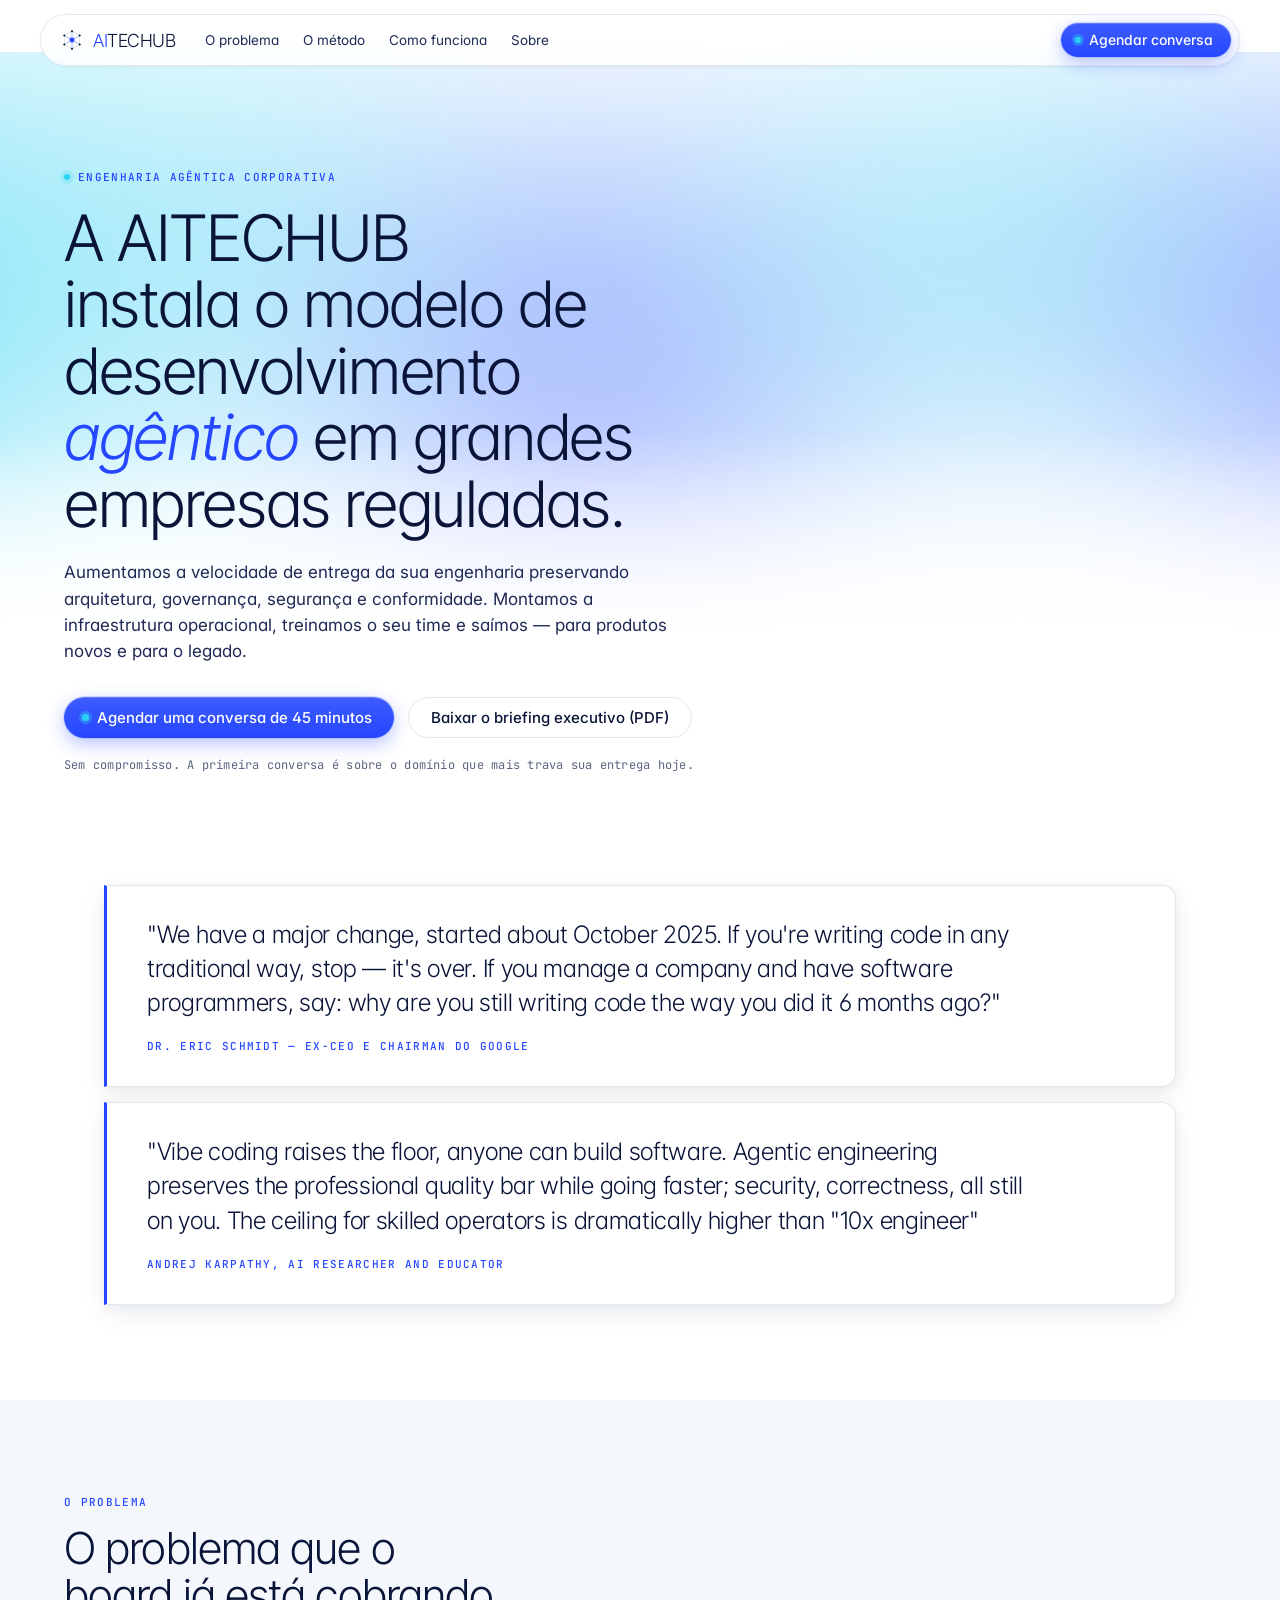
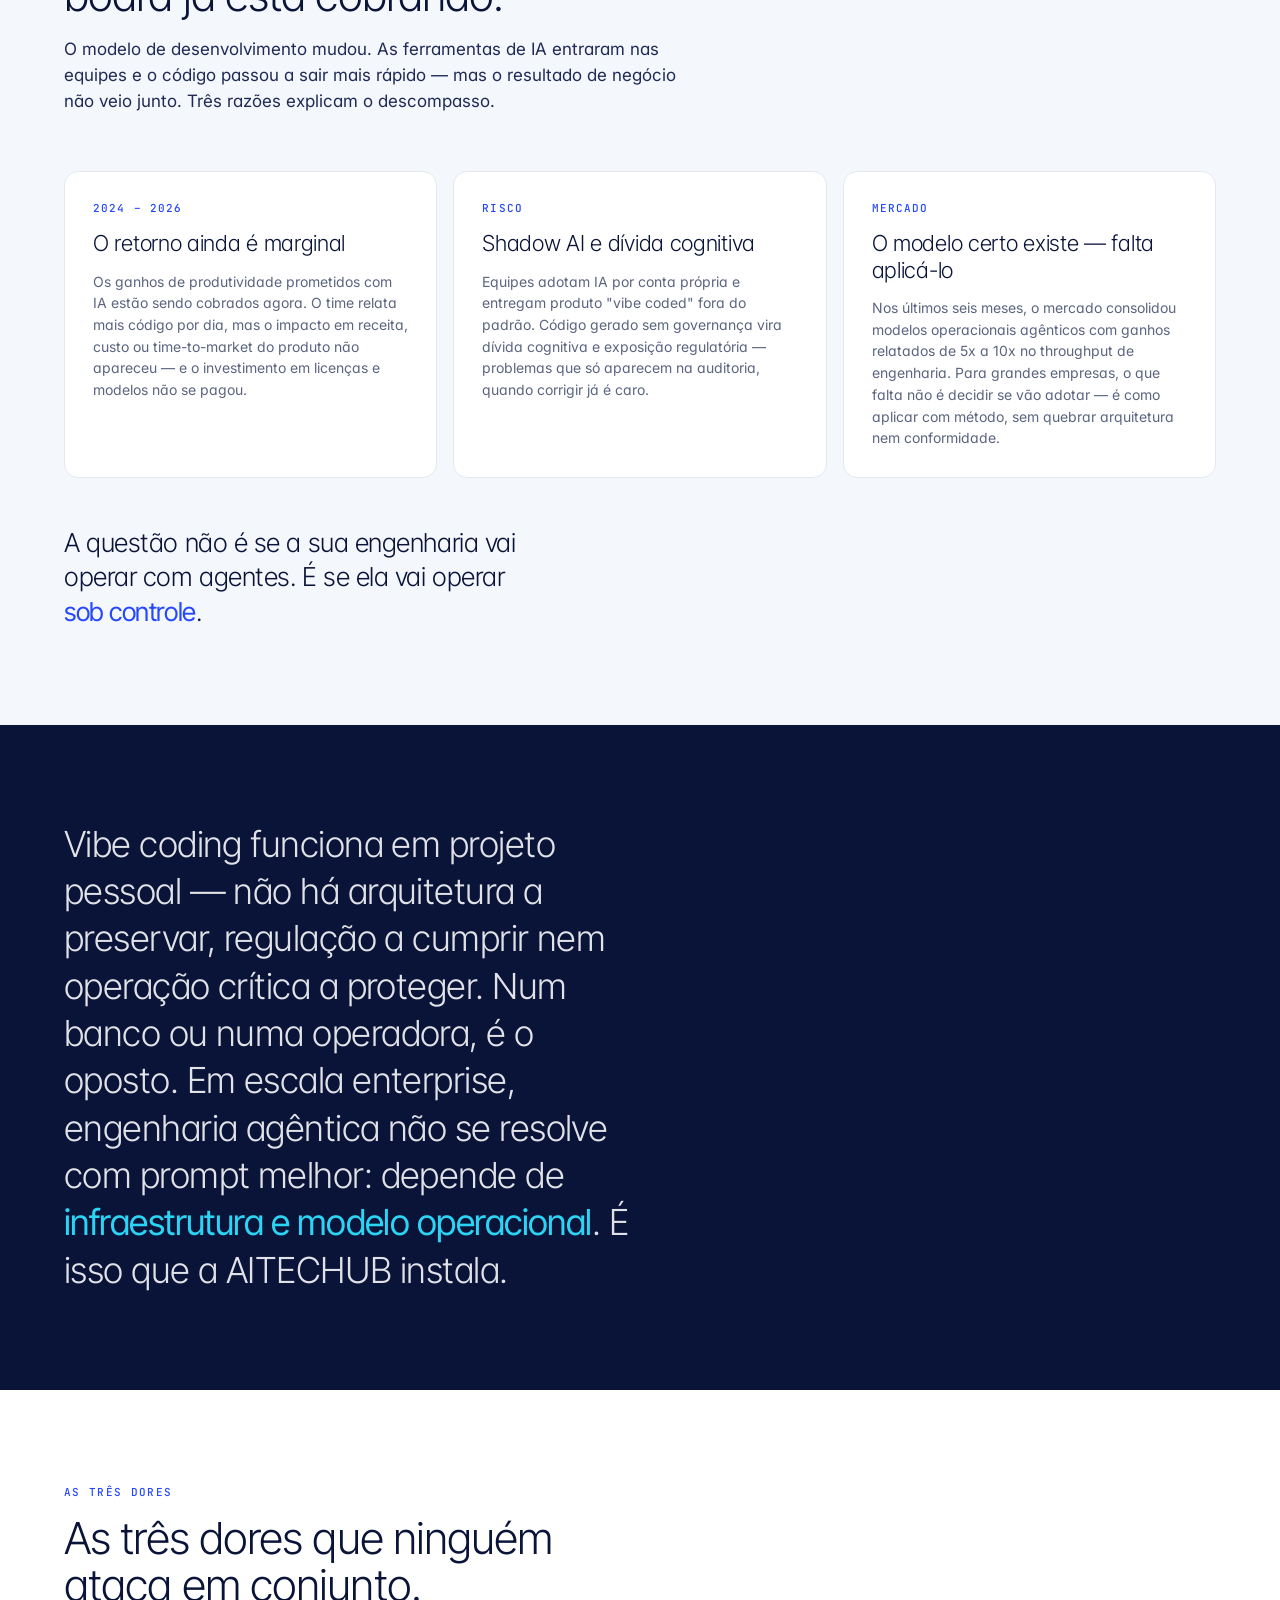
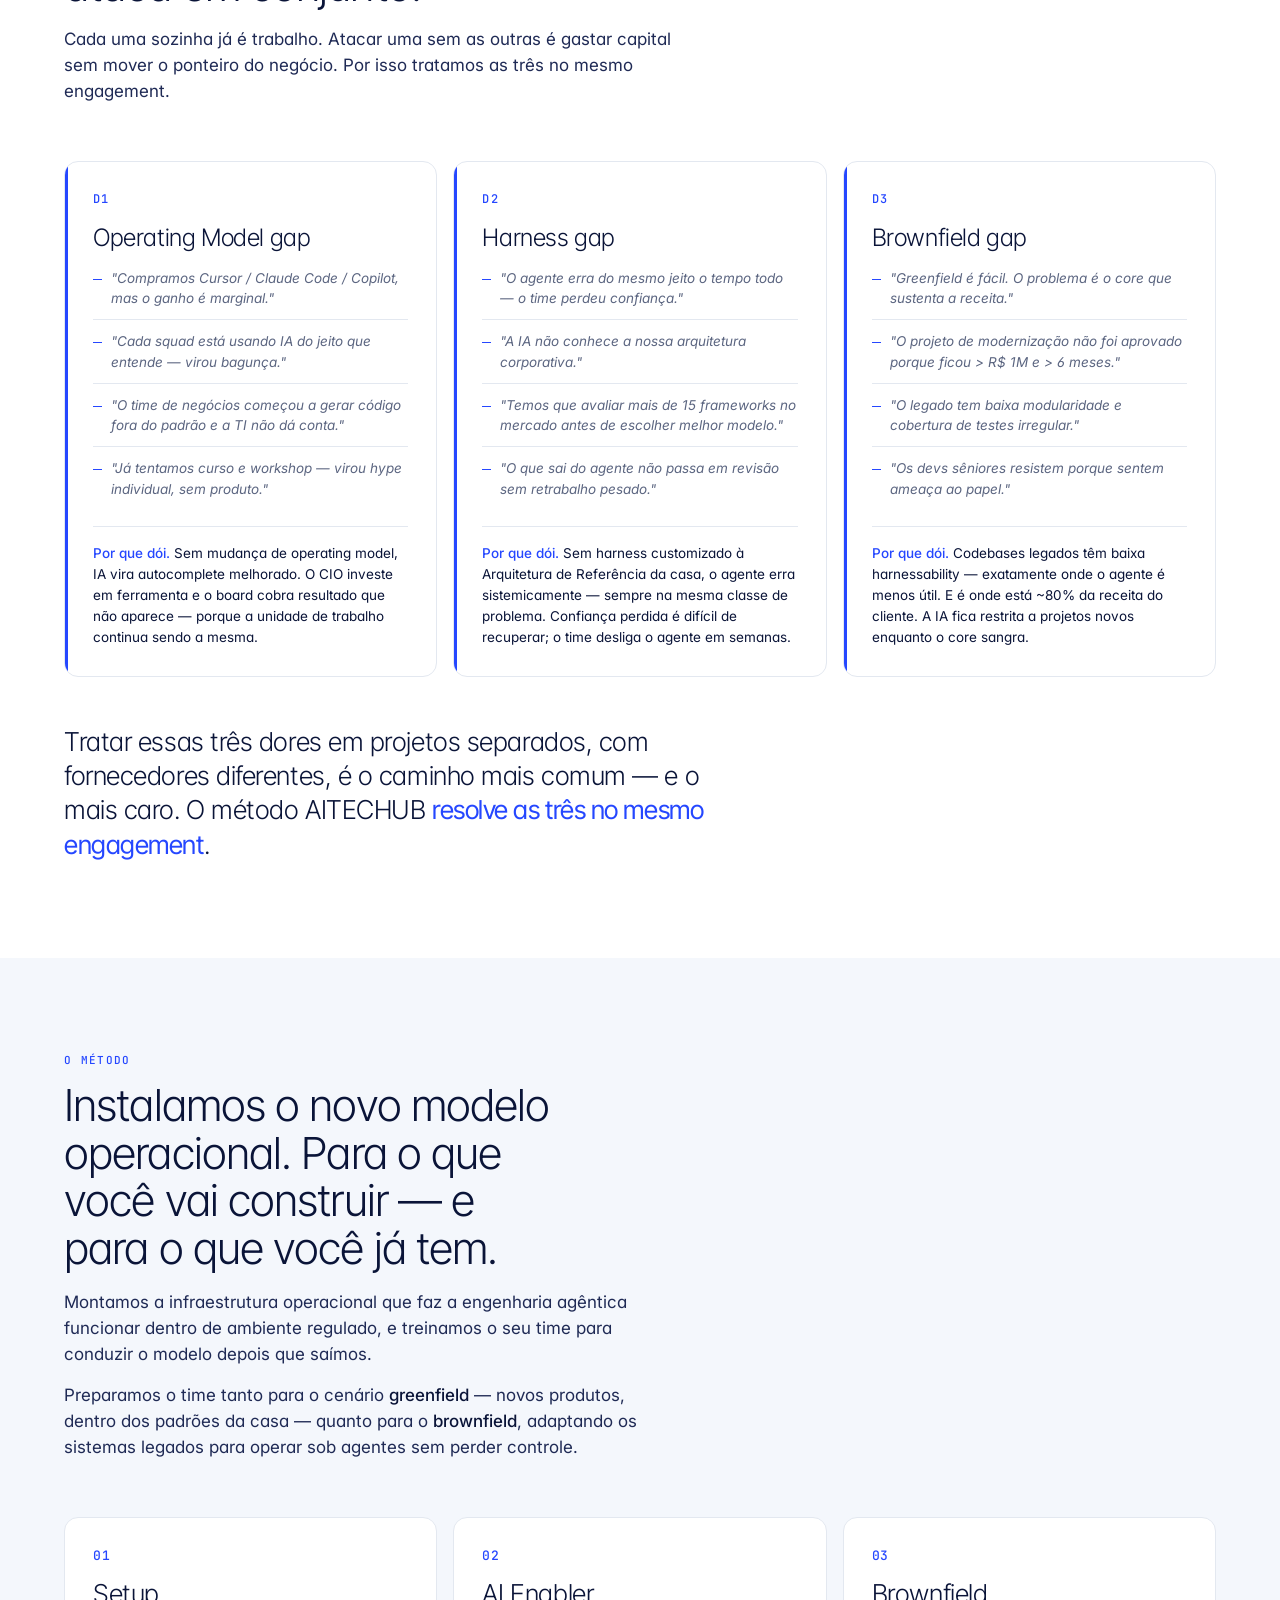
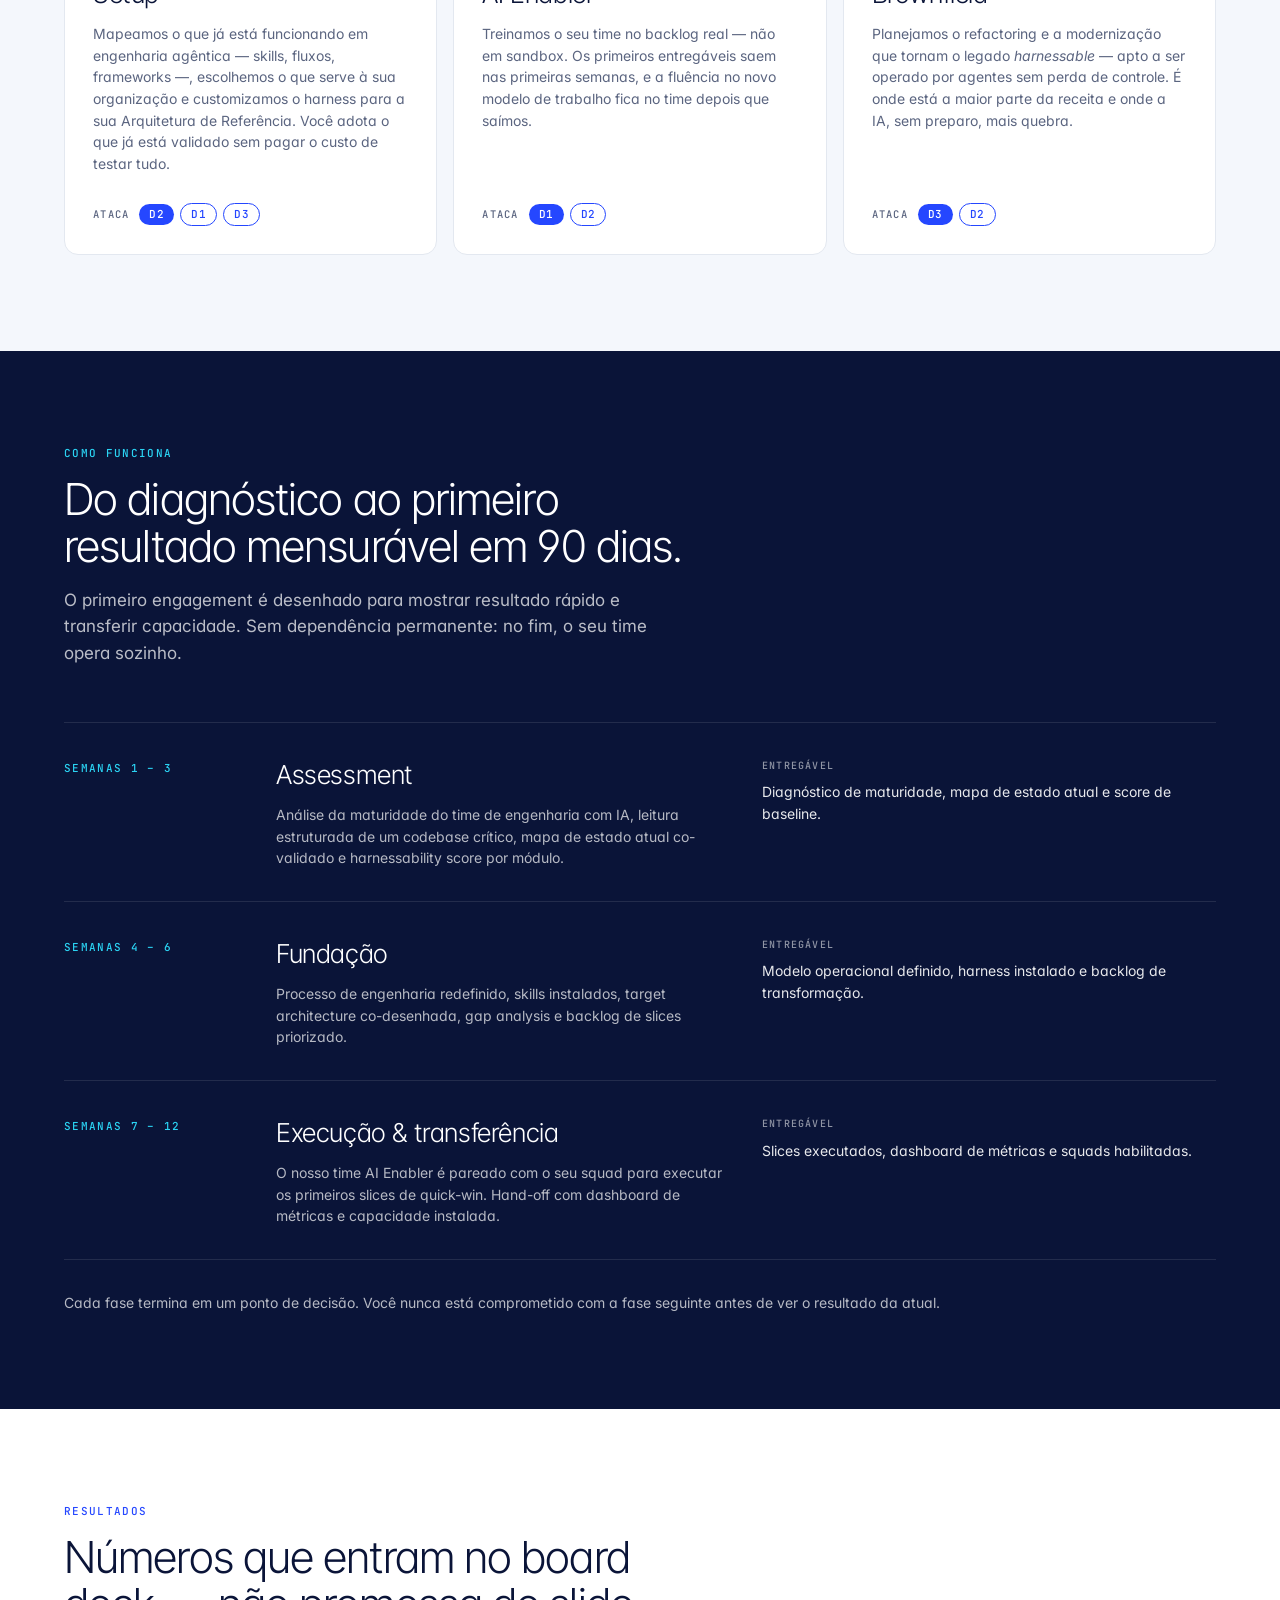
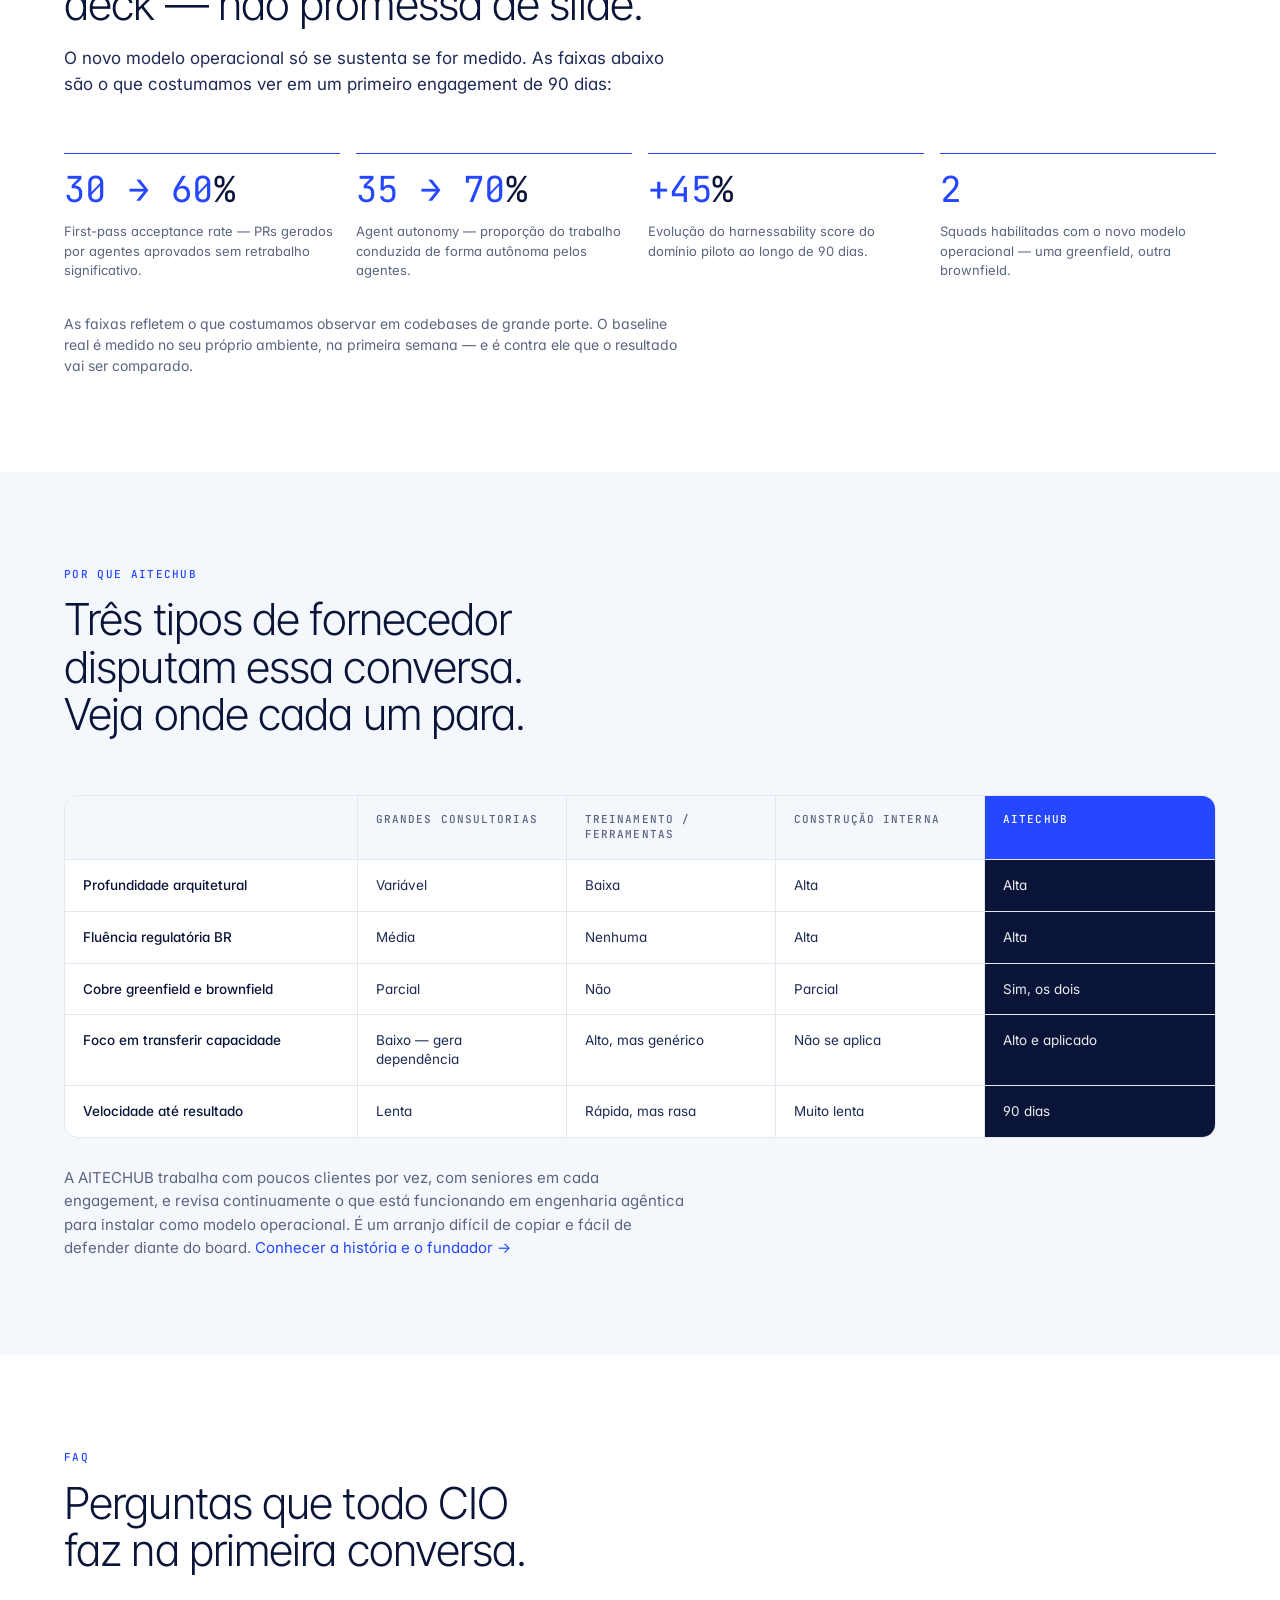
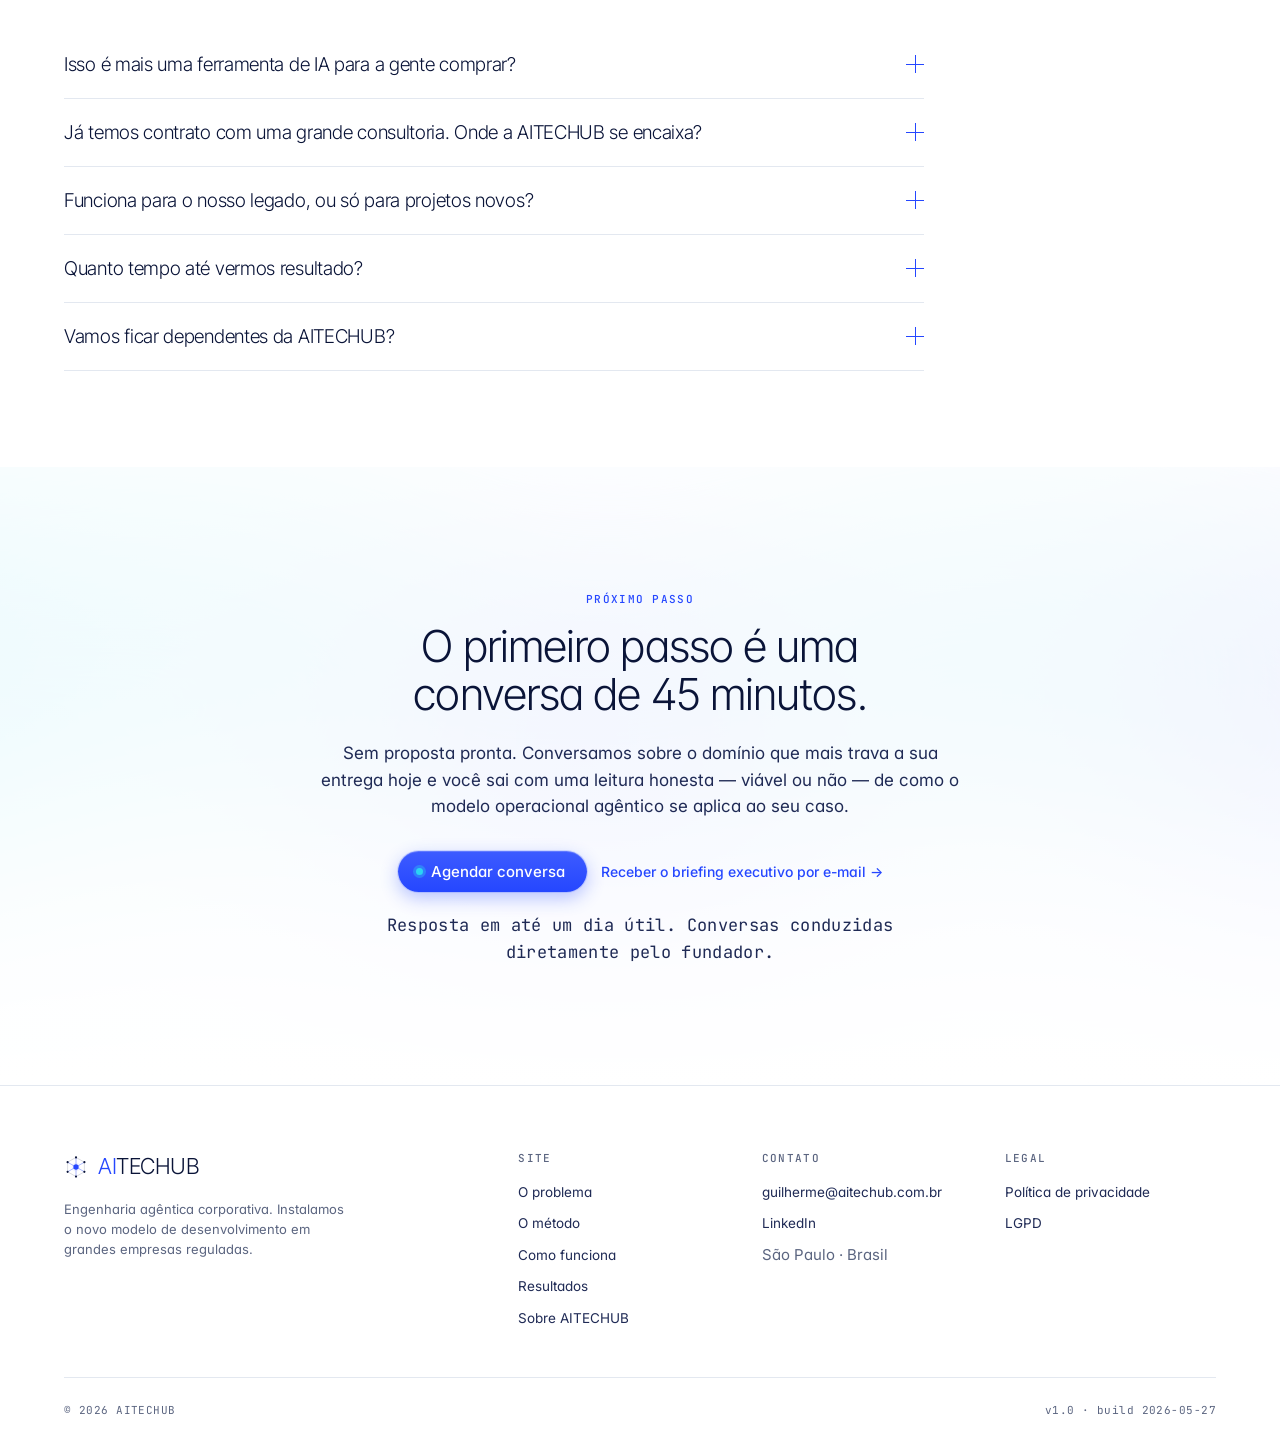
<file: index.html>
<!DOCTYPE html>
<html lang="pt-BR">
<head>
<meta charset="UTF-8">
<meta name="viewport" content="width=device-width, initial-scale=1.0">
<title>AITECHUB — Engenharia agêntica para grandes empresas reguladas</title>
<meta name="description" content="Instalamos o modelo de desenvolvimento agêntico em grandes empresas reguladas — mais velocidade de entrega preservando arquitetura, governança, segurança e conformidade.">
<meta property="og:title" content="O modelo de desenvolvimento mudou. A AITECHUB instala o novo.">
<meta property="og:description" content="Engenharia agêntica governada para grandes empresas reguladas.">
<link rel="icon" type="image/svg+xml" href="assets/favicon.svg">
<link rel="stylesheet" href="styles/aitechub.css">
</head>
<body>

<!-- ============ NAV ============ -->
<div class="nav-wrap">
  <nav class="nav" aria-label="Principal">
    <a href="index.html" class="nav-wm" aria-label="AITECHUB">
      <img class="mark" src="assets/logo-mark.svg" alt="">
      <span><span class="ai">AI</span>TECHUB</span>
    </a>
    <div class="nav-links">
      <a href="#problema">O problema</a>
      <a href="#fazemos">O método</a>
      <a href="#funciona">Como funciona</a>
      <a href="sobre.html">Sobre</a>
    </div>
    <div class="nav-spacer"></div>
    <a href="#contato" class="btn btn-cta">
      <span class="btn-cta-dot" aria-hidden="true"></span>
      Agendar conversa
    </a>
  </nav>
</div>

<!-- ============ HERO ============ -->
<header class="hero" id="top">
  <div class="hero-mesh" aria-hidden="true"></div>
  <div class="hero-inner">
    <div class="t-eyebrow with-dot reveal">Engenharia agêntica corporativa</div>
    <h1 class="t-display-xl reveal">A AITECHUB instala o modelo de desenvolvimento <span class="accent">agêntico</span> em grandes empresas reguladas.</h1>
    <p class="t-lead reveal">Aumentamos a velocidade de entrega da sua engenharia preservando arquitetura, governança, segurança e conformidade. Montamos a infraestrutura operacional, treinamos o seu time e saímos — para produtos novos e para o legado.</p>
    <div class="hero-cta reveal">
      <a href="#contato" class="btn btn-cta btn-cta-lg">
        <span class="btn-cta-dot" aria-hidden="true"></span>
        Agendar uma conversa de 45 minutos
      </a>
      <a href="#contato" class="btn btn-outline btn-lg">Baixar o briefing executivo (PDF)</a>
    </div>
    <p class="hero-microcopy reveal">Sem compromisso. A primeira conversa é sobre o domínio que mais trava sua entrega hoje.</p>
  </div>
</header>

<!-- ============ QUOTE BAND ============ -->
<section class="quote-band">
  <div class="wrap">
    <blockquote class="quote-card reveal">
      <p>"We have a major change, started about October 2025. If you're writing code in any traditional way, stop — it's over. If you manage a company and have software programmers, say: why are you still writing code the way you did it 6 months ago?"</p>
      <cite>Dr. Eric Schmidt — ex-CEO e chairman do Google</cite>
    </blockquote>
    <blockquote class="quote-card reveal">
      <p>"Vibe coding raises the floor, anyone can build software.  Agentic engineering preserves the professional quality bar while going faster; security, correctness, all still on you.  The ceiling for skilled operators is dramatically higher than "10x engineer"</p>
      <cite>Andrej Karpathy, AI Researcher and Educator</cite>
    </blockquote>
  </div>
</section>

<!-- ============ PROBLEMA ============ -->
<section class="band band-tint" id="problema">
  <div class="wrap">
    <div class="section-head">
      <div class="t-eyebrow reveal">O problema</div>
      <h2 class="t-display-lg reveal">O problema que o board já está cobrando.</h2>
      <p class="t-lead reveal">O modelo de desenvolvimento mudou. As ferramentas de IA entraram nas equipes e o código passou a sair mais rápido — mas o resultado de negócio não veio junto. Três razões explicam o descompasso.</p>
    </div>

    <div class="grid-3">
      <article class="card reveal">
        <div class="card-eyebrow">2024 – 2026</div>
        <h3>O retorno ainda é marginal</h3>
        <p>Os ganhos de produtividade prometidos com IA estão sendo cobrados agora. O time relata mais código por dia, mas o impacto em receita, custo ou time-to-market do produto não apareceu — e o investimento em licenças e modelos não se pagou.</p>
      </article>
      <article class="card reveal">
        <div class="card-eyebrow">Risco</div>
        <h3>Shadow AI e dívida cognitiva</h3>
        <p>Equipes adotam IA por conta própria e entregam produto "vibe coded" fora do padrão. Código gerado sem governança vira dívida cognitiva e exposição regulatória — problemas que só aparecem na auditoria, quando corrigir já é caro.</p>
      </article>
      <article class="card reveal">
        <div class="card-eyebrow">Mercado</div>
        <h3>O modelo certo existe — falta aplicá-lo</h3>
        <p>Nos últimos seis meses, o mercado consolidou modelos operacionais agênticos com ganhos relatados de 5x a 10x no throughput de engenharia. Para grandes empresas, o que falta não é decidir se vão adotar — é como aplicar com método, sem quebrar arquitetura nem conformidade.</p>
      </article>
    </div>

    <p class="transition-line reveal">A questão não é se a sua engenharia vai operar com agentes. É se ela vai operar <b>sob controle</b>.</p>
  </div>
</section>

<!-- ============ A VIRADA ============ -->
<section class="turn band-ink">
  <div class="wrap">
    <p class="reveal">Vibe coding funciona em projeto pessoal — não há arquitetura a preservar, regulação a cumprir nem operação crítica a proteger. Num banco ou numa operadora, é o oposto. Em escala enterprise, engenharia agêntica não se resolve com prompt melhor: depende de <b>infraestrutura e modelo operacional</b>. É isso que a AITECHUB instala.</p>
  </div>
</section>

<!-- ============ AS TRÊS DORES ============ -->
<section class="band" id="dores">
  <div class="wrap">
    <div class="section-head">
      <div class="t-eyebrow reveal">As três dores</div>
      <h2 class="t-display-lg reveal">As três dores que ninguém ataca em conjunto.</h2>
      <p class="t-lead reveal">Cada uma sozinha já é trabalho. Atacar uma sem as outras é gastar capital sem mover o ponteiro do negócio. Por isso tratamos as três no mesmo engagement.</p>
    </div>

    <div class="grid-3">
      <article class="pain-card reveal">
        <span class="pain-id">D1</span>
        <h3>Operating Model gap</h3>
        <ul class="pain-symptoms">
          <li>"Compramos Cursor / Claude Code / Copilot, mas o ganho é marginal."</li>
          <li>"Cada squad está usando IA do jeito que entende — virou bagunça."</li>
          <li>"O time de negócios começou a gerar código fora do padrão e a TI não dá conta."</li>
          <li>"Já tentamos curso e workshop — virou hype individual, sem produto."</li>
        </ul>
        <p class="pain-why"><b>Por que dói.</b> Sem mudança de operating model, IA vira autocomplete melhorado. O CIO investe em ferramenta e o board cobra resultado que não aparece — porque a unidade de trabalho continua sendo a mesma.</p>
      </article>

      <article class="pain-card reveal">
        <span class="pain-id">D2</span>
        <h3>Harness gap</h3>
        <ul class="pain-symptoms">
          <li>"O agente erra do mesmo jeito o tempo todo — o time perdeu confiança."</li>
          <li>"A IA não conhece a nossa arquitetura corporativa."</li>
          <li>"Temos que avaliar mais de 15 frameworks no mercado antes de escolher melhor modelo."</li>
          <li>"O que sai do agente não passa em revisão sem retrabalho pesado."</li>
        </ul>
        <p class="pain-why"><b>Por que dói.</b> Sem harness customizado à Arquitetura de Referência da casa, o agente erra sistemicamente — sempre na mesma classe de problema. Confiança perdida é difícil de recuperar; o time desliga o agente em semanas.</p>
      </article>

      <article class="pain-card reveal">
        <span class="pain-id">D3</span>
        <h3>Brownfield gap</h3>
        <ul class="pain-symptoms">
          <li>"Greenfield é fácil. O problema é o core que sustenta a receita."</li>
          <li>"O projeto de modernização não foi aprovado porque ficou &gt; R$ 1M e &gt; 6 meses."</li>
          <li>"O legado tem baixa modularidade e cobertura de testes irregular."</li>
          <li>"Os devs sêniores resistem porque sentem ameaça ao papel."</li>
        </ul>
        <p class="pain-why"><b>Por que dói.</b> Codebases legados têm baixa harnessability — exatamente onde o agente é menos útil. E é onde está ~80% da receita do cliente. A IA fica restrita a projetos novos enquanto o core sangra.</p>
      </article>
    </div>

    <p class="pains-closer reveal">Tratar essas três dores em projetos separados, com fornecedores diferentes, é o caminho mais comum — e o mais caro. O método AITECHUB <b>resolve as três no mesmo engagement</b>.</p>
  </div>
</section>

<!-- ============ O QUE FAZEMOS ============ -->
<section class="band band-tint" id="fazemos">
  <div class="wrap">
    <div class="section-head">
      <div class="t-eyebrow reveal">O método</div>
      <h2 class="t-display-lg reveal">Instalamos o novo modelo operacional. Para o que você vai construir — e para o que você já tem.</h2>
      <div class="twolead reveal">
        <p>Montamos a infraestrutura operacional que faz a engenharia agêntica funcionar dentro de ambiente regulado, e treinamos o seu time para conduzir o modelo depois que saímos.</p>
        <p>Preparamos o time tanto para o cenário <b>greenfield</b> — novos produtos, dentro dos padrões da casa — quanto para o <b>brownfield</b>, adaptando os sistemas legados para operar sob agentes sem perder controle.</p>
      </div>
    </div>

    <div class="grid-3">
      <article class="pillar reveal">
        <div class="pillar-num">01</div>
        <h3>Setup</h3>
        <p>Mapeamos o que já está funcionando em engenharia agêntica — skills, fluxos, frameworks —, escolhemos o que serve à sua organização e customizamos o harness para a sua Arquitetura de Referência. Você adota o que já está validado sem pagar o custo de testar tudo.</p>
        <div class="pillar-attacks">
          <span class="label">Ataca</span>
          <span class="dtag primary">D2</span>
          <span class="dtag secondary">D1</span>
          <span class="dtag secondary">D3</span>
        </div>
      </article>
      <article class="pillar reveal">
        <div class="pillar-num">02</div>
        <h3>AI Enabler</h3>
        <p>Treinamos o seu time no backlog real — não em sandbox. Os primeiros entregáveis saem nas primeiras semanas, e a fluência no novo modelo de trabalho fica no time depois que saímos.</p>
        <div class="pillar-attacks">
          <span class="label">Ataca</span>
          <span class="dtag primary">D1</span>
          <span class="dtag secondary">D2</span>
        </div>
      </article>
      <article class="pillar reveal">
        <div class="pillar-num">03</div>
        <h3>Brownfield</h3>
        <p>Planejamos o refactoring e a modernização que tornam o legado <em>harnessable</em> — apto a ser operado por agentes sem perda de controle. É onde está a maior parte da receita e onde a IA, sem preparo, mais quebra.</p>
        <div class="pillar-attacks">
          <span class="label">Ataca</span>
          <span class="dtag primary">D3</span>
          <span class="dtag secondary">D2</span>
        </div>
      </article>
    </div>
  </div>
</section>

<!-- ============ COMO FUNCIONA ============ -->
<section class="band band-ink" id="funciona">
  <div class="wrap on-ink">
    <div class="section-head">
      <div class="t-eyebrow on-ink reveal">Como funciona</div>
      <h2 class="t-display-lg reveal">Do diagnóstico ao primeiro resultado mensurável em 90 dias.</h2>
      <p class="t-lead reveal">O primeiro engagement é desenhado para mostrar resultado rápido e transferir capacidade. Sem dependência permanente: no fim, o seu time opera sozinho.</p>
    </div>

    <div class="timeline">
      <div class="tl-row reveal">
        <div class="tl-tag">Semanas 1 – 3</div>
        <div class="tl-main">
          <h3>Assessment</h3>
          <p>Análise da maturidade do time de engenharia com IA, leitura estruturada de um codebase crítico, mapa de estado atual co-validado e harnessability score por módulo.</p>
        </div>
        <div class="tl-deliv">
          <span class="lbl">Entregável</span>
          Diagnóstico de maturidade, mapa de estado atual e score de baseline.
        </div>
      </div>
      <div class="tl-row reveal">
        <div class="tl-tag">Semanas 4 – 6</div>
        <div class="tl-main">
          <h3>Fundação</h3>
          <p>Processo de engenharia redefinido, skills instalados, target architecture co-desenhada, gap analysis e backlog de slices priorizado.</p>
        </div>
        <div class="tl-deliv">
          <span class="lbl">Entregável</span>
          Modelo operacional definido, harness instalado e backlog de transformação.
        </div>
      </div>
      <div class="tl-row reveal">
        <div class="tl-tag">Semanas 7 – 12</div>
        <div class="tl-main">
          <h3>Execução &amp; transferência</h3>
          <p>O nosso time AI Enabler é pareado com o seu squad para executar os primeiros slices de quick-win. Hand-off com dashboard de métricas e capacidade instalada.</p>
        </div>
        <div class="tl-deliv">
          <span class="lbl">Entregável</span>
          Slices executados, dashboard de métricas e squads habilitadas.
        </div>
      </div>
    </div>
    <p class="tl-foot reveal">Cada fase termina em um ponto de decisão. Você nunca está comprometido com a fase seguinte antes de ver o resultado da atual.</p>
  </div>
</section>

<!-- ============ RESULTADOS ============ -->
<section class="band" id="resultados">
  <div class="wrap">
    <div class="section-head">
      <div class="t-eyebrow reveal">Resultados</div>
      <h2 class="t-display-lg reveal">Números que entram no board deck — não promessa de slide.</h2>
      <p class="t-lead reveal">O novo modelo operacional só se sustenta se for medido. As faixas abaixo são o que costumamos ver em um primeiro engagement de 90 dias:</p>
    </div>

    <div class="grid-4">
      <div class="metric reveal">
        <div class="num">30 → 60<b>%</b></div>
        <div class="lbl">First-pass acceptance rate — PRs gerados por agentes aprovados sem retrabalho significativo.</div>
      </div>
      <div class="metric reveal">
        <div class="num">35 → 70<b>%</b></div>
        <div class="lbl">Agent autonomy — proporção do trabalho conduzida de forma autônoma pelos agentes.</div>
      </div>
      <div class="metric reveal">
        <div class="num">+45<b>%</b></div>
        <div class="lbl">Evolução do harnessability score do domínio piloto ao longo de 90 dias.</div>
      </div>
      <div class="metric reveal">
        <div class="num">2</div>
        <div class="lbl">Squads habilitadas com o novo modelo operacional — uma greenfield, outra brownfield.</div>
      </div>
    </div>
    <p class="metrics-foot reveal">As faixas refletem o que costumamos observar em codebases de grande porte. O baseline real é medido no seu próprio ambiente, na primeira semana — e é contra ele que o resultado vai ser comparado.</p>
  </div>
</section>

<!-- ============ POR QUE AITECHUB ============ -->
<section class="band band-tint" id="porque">
  <div class="wrap">
    <div class="section-head">
      <div class="t-eyebrow reveal">Por que AITECHUB</div>
      <h2 class="t-display-lg reveal">Três tipos de fornecedor disputam essa conversa. Veja onde cada um para.</h2>
    </div>

    <div class="compare reveal">
      <div class="crow head">
        <div class="ccell"></div>
        <div class="ccell">Grandes consultorias</div>
        <div class="ccell">Treinamento / ferramentas</div>
        <div class="ccell">Construção interna</div>
        <div class="ccell aitechub">AITECHUB</div>
      </div>
      <div class="crow">
        <div class="ccell label">Profundidade arquitetural</div>
        <div class="ccell">Variável</div>
        <div class="ccell">Baixa</div>
        <div class="ccell">Alta</div>
        <div class="ccell aitechub">Alta</div>
      </div>
      <div class="crow">
        <div class="ccell label">Fluência regulatória BR</div>
        <div class="ccell">Média</div>
        <div class="ccell">Nenhuma</div>
        <div class="ccell">Alta</div>
        <div class="ccell aitechub">Alta</div>
      </div>
      <div class="crow">
        <div class="ccell label">Cobre greenfield e brownfield</div>
        <div class="ccell">Parcial</div>
        <div class="ccell">Não</div>
        <div class="ccell">Parcial</div>
        <div class="ccell aitechub">Sim, os dois</div>
      </div>
      <div class="crow">
        <div class="ccell label">Foco em transferir capacidade</div>
        <div class="ccell">Baixo — gera dependência</div>
        <div class="ccell">Alto, mas genérico</div>
        <div class="ccell">Não se aplica</div>
        <div class="ccell aitechub">Alto e aplicado</div>
      </div>
      <div class="crow">
        <div class="ccell label">Velocidade até resultado</div>
        <div class="ccell">Lenta</div>
        <div class="ccell">Rápida, mas rasa</div>
        <div class="ccell">Muito lenta</div>
        <div class="ccell aitechub">90 dias</div>
      </div>
    </div>
    <p class="compare-foot reveal">A AITECHUB trabalha com poucos clientes por vez, com seniores em cada engagement, e revisa continuamente o que está funcionando em engenharia agêntica para instalar como modelo operacional. É um arranjo difícil de copiar e fácil de defender diante do board. <a href="sobre.html" class="t-cobalt">Conhecer a história e o fundador →</a></p>
  </div>
</section>

<!-- ============ FAQ ============ -->
<section class="band" id="faq">
  <div class="wrap">
    <div class="section-head">
      <div class="t-eyebrow reveal">FAQ</div>
      <h2 class="t-display-lg reveal">Perguntas que todo CIO faz na primeira conversa.</h2>
    </div>

    <div class="faq reveal">
      <div class="faq-item">
        <button class="faq-q">Isso é mais uma ferramenta de IA para a gente comprar?<span class="faq-icon" aria-hidden="true"></span></button>
        <div class="faq-a"><div class="faq-a-inner">Não. A AITECHUB não vende licença de software nem está presa a um framework. Selecionamos as melhores práticas do mercado — skills e fluxos de engenharia, boa parte open-source — e as instalamos como modelo operacional no seu ambiente, customizadas para a sua Arquitetura de Referência. A capacidade fica com o seu time.</div></div>
      </div>
      <div class="faq-item">
        <button class="faq-q">Já temos contrato com uma grande consultoria. Onde a AITECHUB se encaixa?<span class="faq-icon" aria-hidden="true"></span></button>
        <div class="faq-a"><div class="faq-a-inner">Em geral, de forma complementar. Grandes consultorias têm escala; a AITECHUB tem profundidade vertical, velocidade e curadoria contínua do que funciona no mercado. É comum atuarmos na definição do modelo operacional e na habilitação dos times, enquanto a execução de larga escala segue com o parceiro de capacity.</div></div>
      </div>
      <div class="faq-item">
        <button class="faq-q">Funciona para o nosso legado, ou só para projetos novos?<span class="faq-icon" aria-hidden="true"></span></button>
        <div class="faq-a"><div class="faq-a-inner">Para os dois. O pilar Brownfield existe exatamente para isso: planejamos o refactoring e a modernização necessários para preparar sistemas legados para o modelo agêntico, endereçando o problema de harnessability. Nada é tocado em produção sem diagnóstico e aprovação.</div></div>
      </div>
      <div class="faq-item">
        <button class="faq-q">Quanto tempo até vermos resultado?<span class="faq-icon" aria-hidden="true"></span></button>
        <div class="faq-a"><div class="faq-a-inner">O primeiro resultado mensurável vem em 90 dias: assessment completo, modelo operacional instalado e os primeiros slices executados, com dashboard de métricas comparando o baseline ao estado atual.</div></div>
      </div>
      <div class="faq-item">
        <button class="faq-q">Vamos ficar dependentes da AITECHUB?<span class="faq-icon" aria-hidden="true"></span></button>
        <div class="faq-a"><div class="faq-a-inner">O contrário é o objetivo declarado. Cada engagement é desenhado para transferir capacidade — o nosso time AI Enabler trabalha pareado com o seu squad justamente para que ele ganhe fluência. Ao final, o seu time opera sozinho.</div></div>
      </div>
    </div>
  </div>
</section>

<!-- ============ FINAL CTA ============ -->
<section class="final-cta" id="contato">
  <div class="final-mesh" aria-hidden="true"></div>
  <div class="wrap final-inner">
    <div class="t-eyebrow reveal">Próximo passo</div>
    <h2 class="t-display-lg reveal">O primeiro passo é uma conversa de 45 minutos.</h2>
    <p class="reveal">Sem proposta pronta. Conversamos sobre o domínio que mais trava a sua entrega hoje e você sai com uma leitura honesta — viável ou não — de como o modelo operacional agêntico se aplica ao seu caso.</p>
    <div class="hero-cta reveal">
      <a href="mailto:guilherme@aitechub.com.br" class="btn btn-cta btn-cta-lg">
        <span class="btn-cta-dot" aria-hidden="true"></span>
        Agendar conversa
      </a>
      <a href="mailto:guilherme@aitechub.com.br" class="btn-link">Receber o briefing executivo por e-mail →</a>
    </div>
    <p class="hero-microcopy reveal">Resposta em até um dia útil. Conversas conduzidas diretamente pelo fundador.</p>
  </div>
</section>

<!-- ============ FOOTER ============ -->
<footer class="footer">
  <div class="wrap">
    <div class="footer-inner">
      <div class="footer-brand">
        <a href="index.html" class="wm">
          <img class="mark" src="assets/logo-mark.svg" alt="">
          <span><span class="ai">AI</span>TECHUB</span>
        </a>
        <p class="tagline">Engenharia agêntica corporativa. Instalamos o novo modelo de desenvolvimento em grandes empresas reguladas.</p>
      </div>
      <div>
        <h4>Site</h4>
        <ul>
          <li><a href="#problema">O problema</a></li>
          <li><a href="#fazemos">O método</a></li>
          <li><a href="#funciona">Como funciona</a></li>
          <li><a href="#resultados">Resultados</a></li>
          <li><a href="sobre.html">Sobre AITECHUB</a></li>
        </ul>
      </div>
      <div>
        <h4>Contato</h4>
        <ul>
          <li><a href="mailto:guilherme@aitechub.com.br">guilherme@aitechub.com.br</a></li>
          <li><a href="https://www.linkedin.com/in/guimatos-consultor-ti/">LinkedIn</a></li>
          <li><span class="t-mute">São Paulo · Brasil</span></li>
        </ul>
      </div>
      <div>
        <h4>Legal</h4>
        <ul>
          <li><a href="#">Política de privacidade</a></li>
          <li><a href="#">LGPD</a></li>
        </ul>
      </div>
    </div>
    <div class="footer-legal">
      <span>© 2026 AITECHUB</span>
      <span>v1.0 · build 2026-05-27</span>
    </div>
  </div>
</footer>

<script>
  // FAQ accordion
  document.querySelectorAll('.faq-q').forEach(q => {
    q.addEventListener('click', () => {
      const item = q.parentElement;
      const ans = q.nextElementSibling;
      const isOpen = item.classList.contains('open');
      document.querySelectorAll('.faq-item').forEach(i => {
        i.classList.remove('open');
        i.querySelector('.faq-a').style.maxHeight = null;
      });
      if (!isOpen) {
        item.classList.add('open');
        ans.style.maxHeight = ans.scrollHeight + 'px';
      }
    });
  });

  // scroll reveal
  const io = new IntersectionObserver((entries) => {
    entries.forEach(e => {
      if (e.isIntersecting) { e.target.classList.add('in'); io.unobserve(e.target); }
    });
  }, { threshold: 0.12 });
  document.querySelectorAll('.reveal').forEach((el, i) => {
    el.style.transitionDelay = (Math.min(i % 4, 3) * 0.06) + 's';
    io.observe(el);
  });
</script>

</body>
</html>
</file>
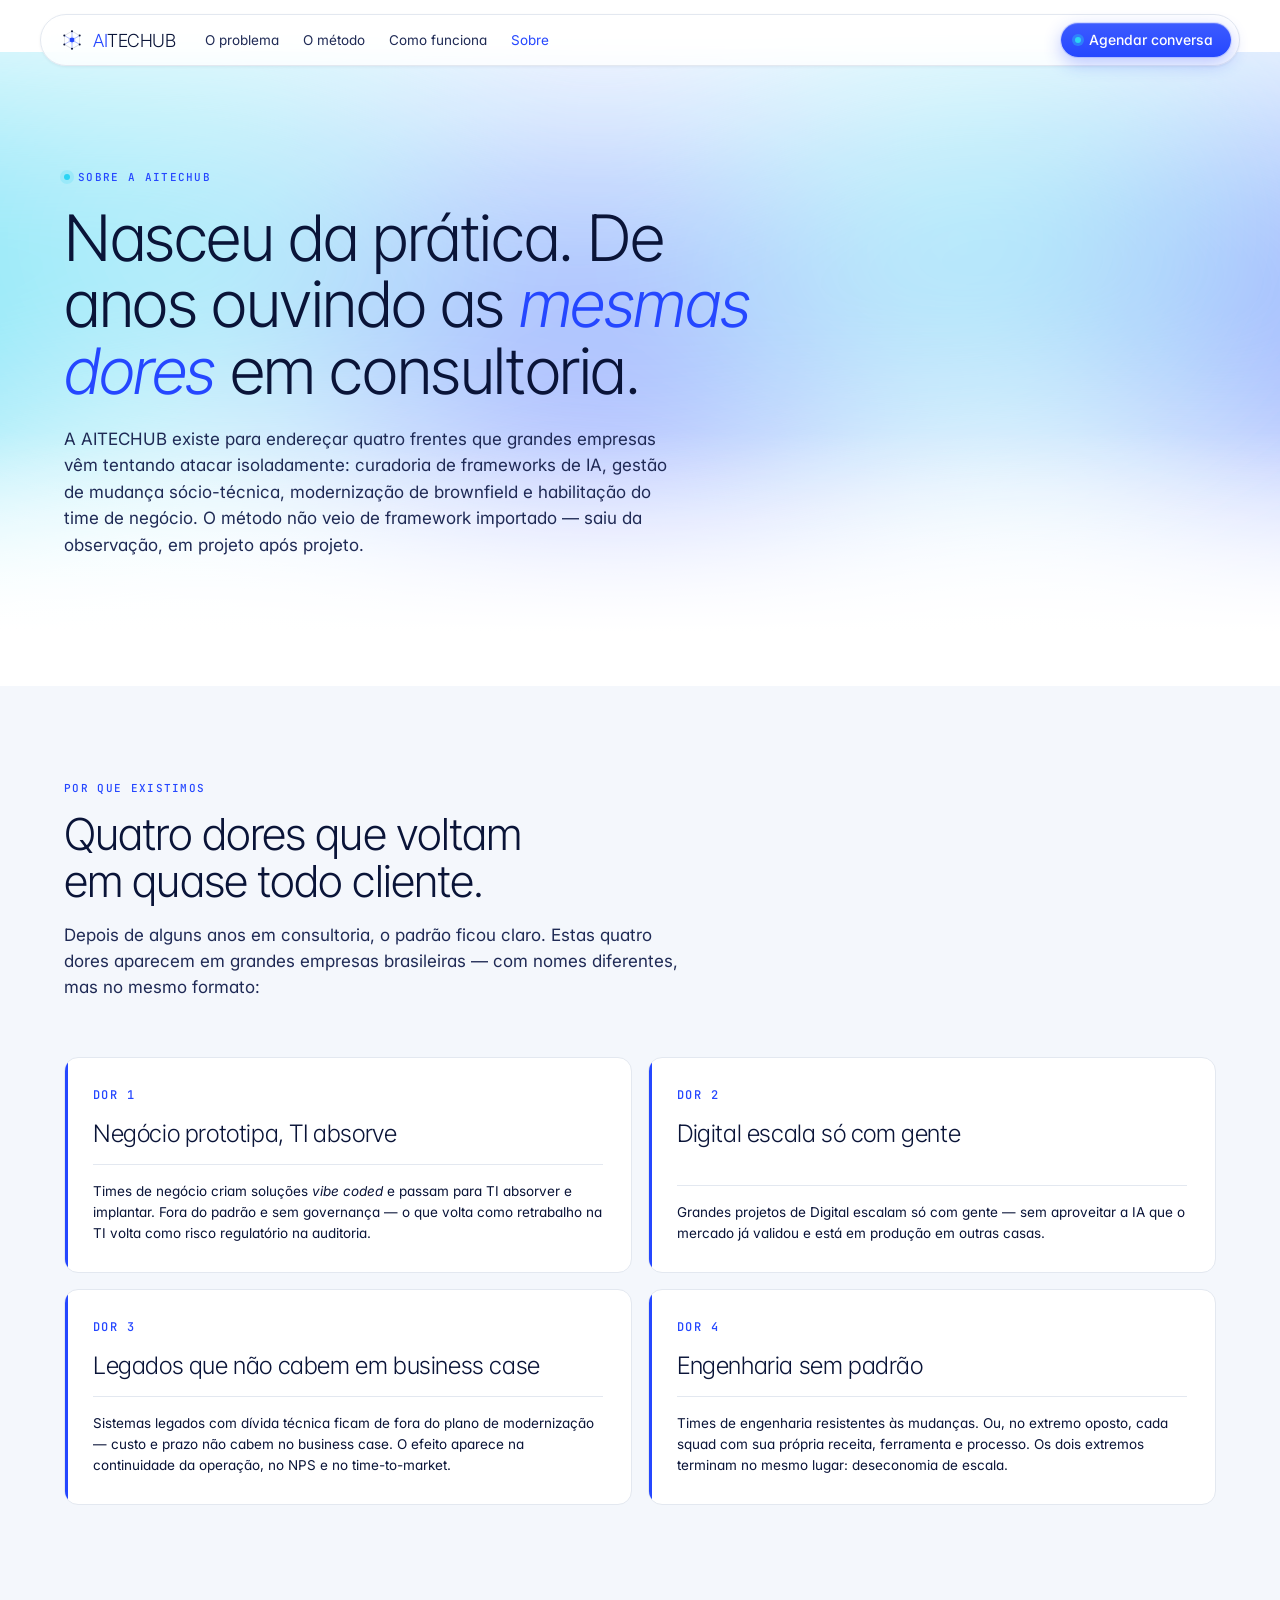
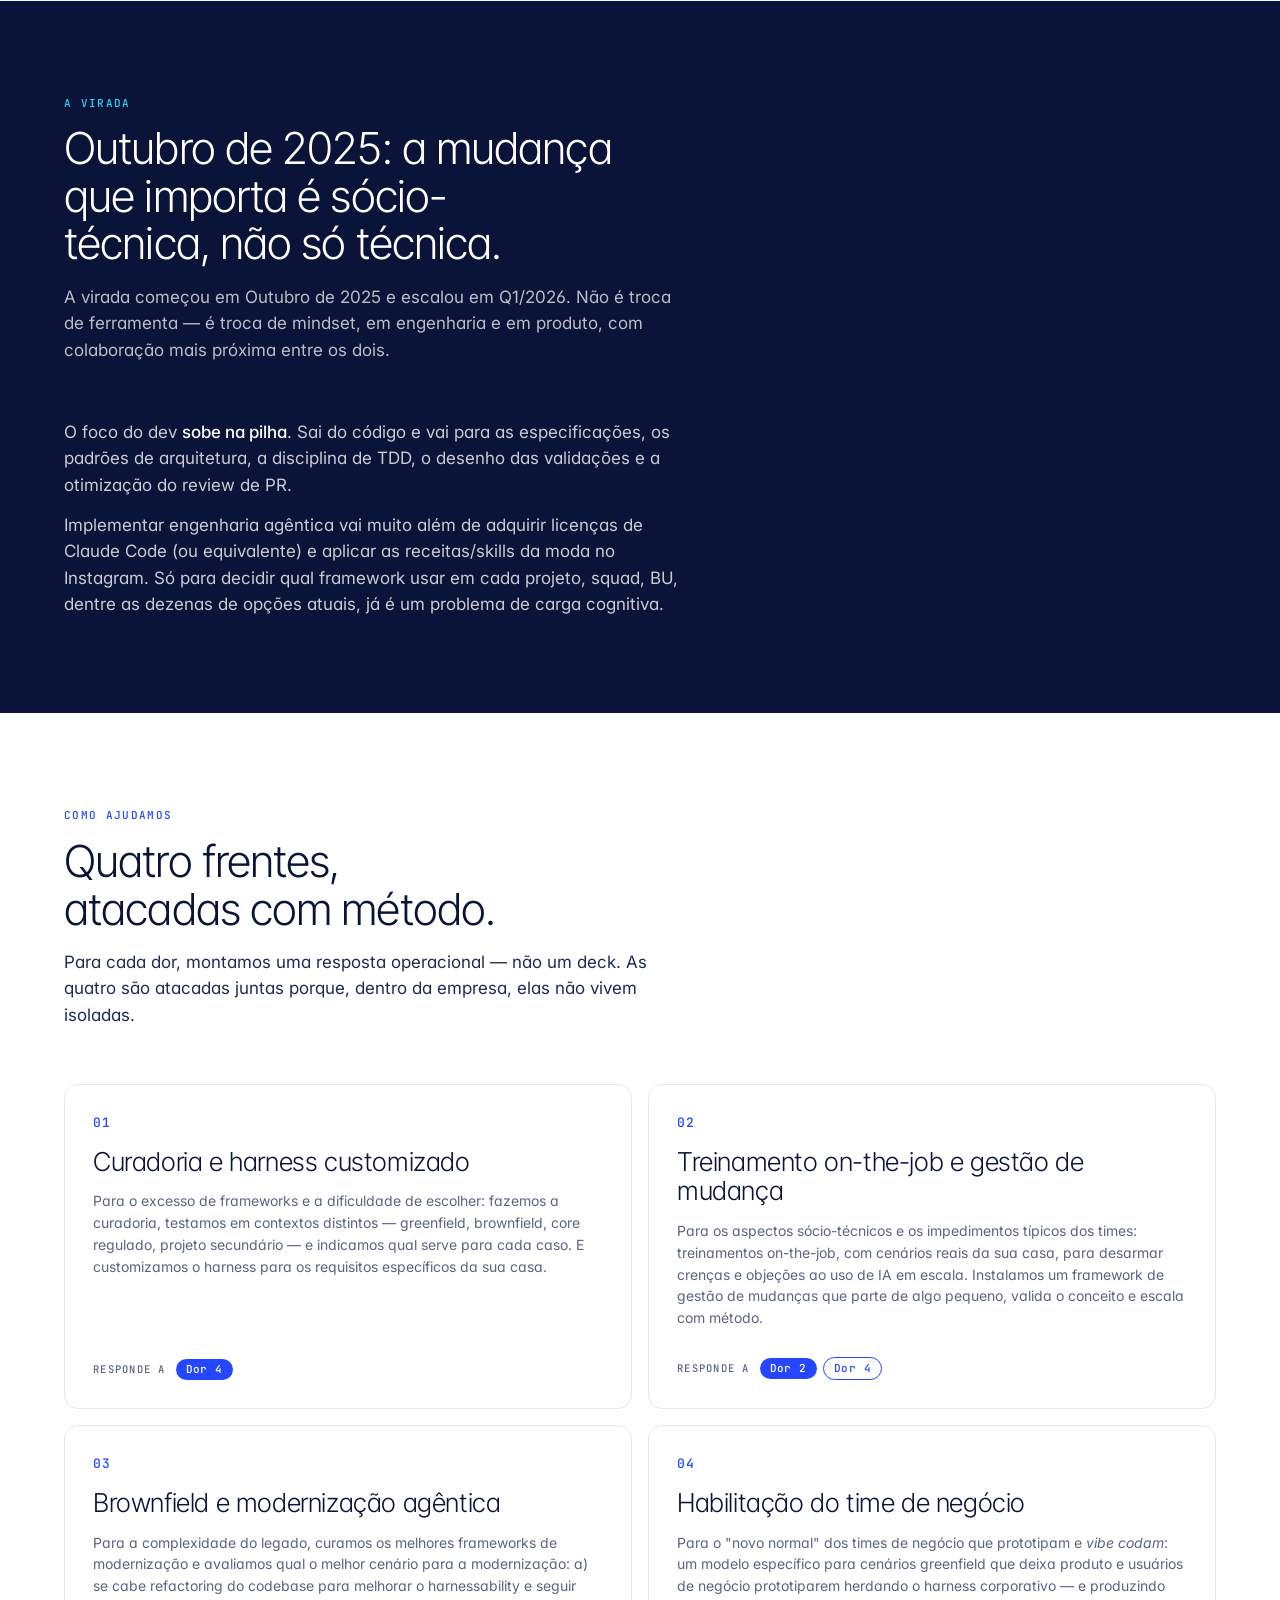
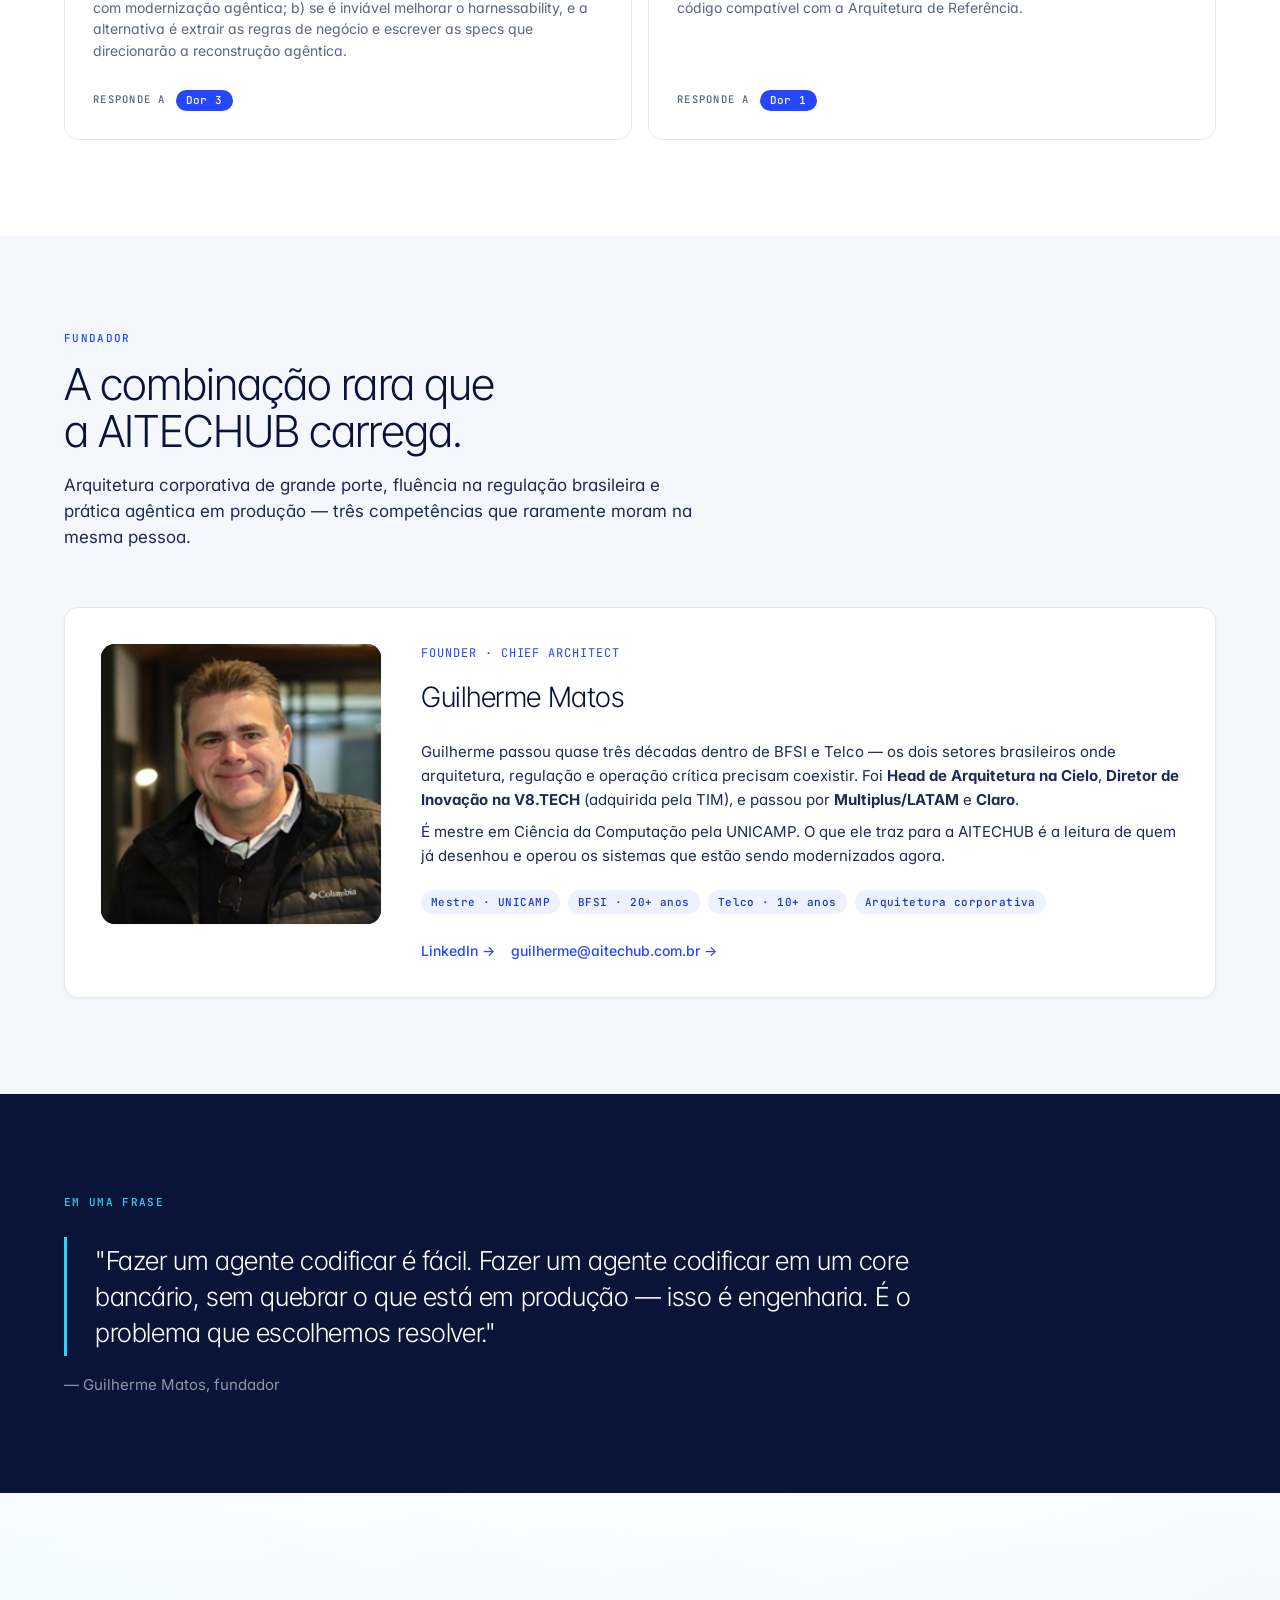
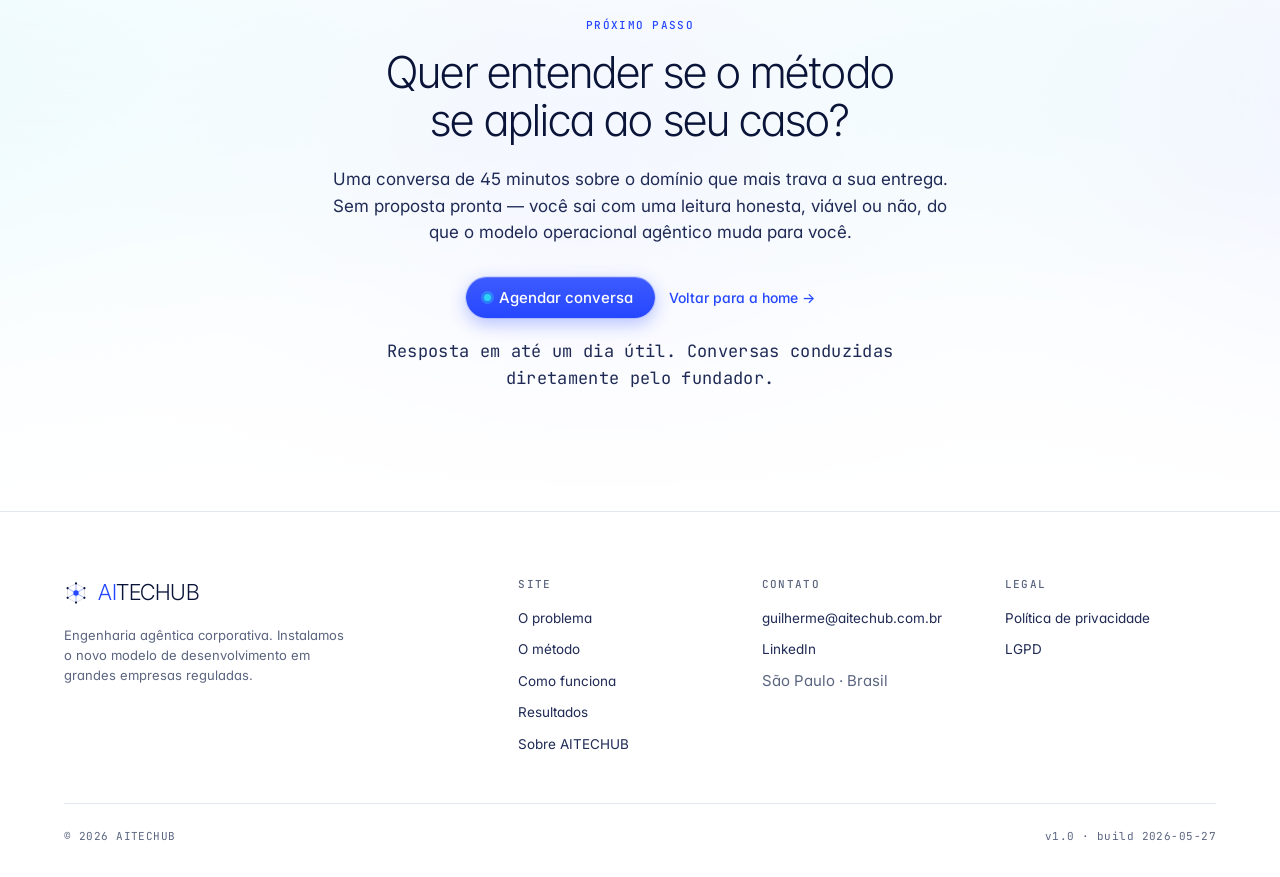
<file: sobre.html>
<!DOCTYPE html>
<html lang="pt-BR">
<head>
<meta charset="UTF-8">
<meta name="viewport" content="width=device-width, initial-scale=1.0">
<title>Sobre — AITECHUB</title>
<meta name="description" content="A AITECHUB nasceu de anos ouvindo as mesmas dores em consultoria. Resolvemos quatro frentes que as empresas estão tentando atacar sem método: curadoria de frameworks, gestão de mudança sócio-técnica, brownfield e habilitação do time de negócio.">
<meta property="og:title" content="Sobre a AITECHUB — Engenharia agêntica para enterprise regulado">
<meta property="og:description" content="Nasceu da prática. De anos ouvindo as mesmas dores em grandes empresas brasileiras.">
<link rel="icon" type="image/svg+xml" href="assets/favicon.svg">
<link rel="stylesheet" href="styles/aitechub.css">
</head>
<body>

<!-- ============ NAV ============ -->
<div class="nav-wrap">
  <nav class="nav" aria-label="Principal">
    <a href="index.html" class="nav-wm" aria-label="AITECHUB">
      <img class="mark" src="assets/logo-mark.svg" alt="">
      <span><span class="ai">AI</span>TECHUB</span>
    </a>
    <div class="nav-links">
      <a href="index.html#problema">O problema</a>
      <a href="index.html#fazemos">O método</a>
      <a href="index.html#funciona">Como funciona</a>
      <a href="sobre.html" class="active">Sobre</a>
    </div>
    <div class="nav-spacer"></div>
    <a href="#contato" class="btn btn-cta">
      <span class="btn-cta-dot" aria-hidden="true"></span>
      Agendar conversa
    </a>
  </nav>
</div>

<!-- ============ HERO ============ -->
<header class="hero" id="top">
  <div class="hero-mesh" aria-hidden="true"></div>
  <div class="hero-inner">
    <div class="t-eyebrow with-dot reveal">Sobre a AITECHUB</div>
    <h1 class="t-display-xl reveal">Nasceu da prática. De anos ouvindo as <span class="accent">mesmas dores</span> em consultoria.</h1>
    <p class="t-lead reveal">A AITECHUB existe para endereçar quatro frentes que grandes empresas vêm tentando atacar isoladamente: curadoria de frameworks de IA, gestão de mudança sócio-técnica, modernização de brownfield e habilitação do time de negócio. O método não veio de framework importado — saiu da observação, em projeto após projeto.</p>
  </div>
</header>

<!-- ============ ORIGEM ============ -->
<section class="band band-tint" id="origem">
  <div class="wrap">
    <div class="section-head">
      <div class="t-eyebrow reveal">Por que existimos</div>
      <h2 class="t-display-lg reveal">Quatro dores que voltam em quase todo cliente.</h2>
      <p class="t-lead reveal">Depois de alguns anos em consultoria, o padrão ficou claro. Estas quatro dores aparecem em grandes empresas brasileiras — com nomes diferentes, mas no mesmo formato:</p>
    </div>

    <div class="grid-2">
      <article class="pain-card reveal">
        <span class="pain-id">Dor 1</span>
        <h3>Negócio prototipa, TI absorve</h3>
        <p class="pain-why">Times de negócio criam soluções <em>vibe coded</em> e passam para TI absorver e implantar. Fora do padrão e sem governança — o que volta como retrabalho na TI volta como risco regulatório na auditoria.</p>
      </article>
      <article class="pain-card reveal">
        <span class="pain-id">Dor 2</span>
        <h3>Digital escala só com gente</h3>
        <p class="pain-why">Grandes projetos de Digital escalam só com gente — sem aproveitar a IA que o mercado já validou e está em produção em outras casas.</p>
      </article>
      <article class="pain-card reveal">
        <span class="pain-id">Dor 3</span>
        <h3>Legados que não cabem em business case</h3>
        <p class="pain-why">Sistemas legados com dívida técnica ficam de fora do plano de modernização — custo e prazo não cabem no business case. O efeito aparece na continuidade da operação, no NPS e no time-to-market.</p>
      </article>
      <article class="pain-card reveal">
        <span class="pain-id">Dor 4</span>
        <h3>Engenharia sem padrão</h3>
        <p class="pain-why">Times de engenharia resistentes às mudanças. Ou, no extremo oposto, cada squad com sua própria receita, ferramenta e processo. Os dois extremos terminam no mesmo lugar: deseconomia de escala.</p>
      </article>
    </div>
  </div>
</section>

<!-- ============ A VIRADA ============ -->
<section class="band band-ink" id="virada">
  <div class="wrap on-ink">
    <div class="section-head">
      <div class="t-eyebrow on-ink reveal">A virada</div>
      <h2 class="t-display-lg reveal">Outubro de 2025: a mudança que importa é sócio-técnica, não só técnica.</h2>
      <p class="t-lead reveal">A virada começou em Outubro de 2025 e escalou em Q1/2026. Não é troca de ferramenta — é troca de mindset, em engenharia e em produto, com colaboração mais próxima entre os dois.</p>
    </div>
    <div class="twolead reveal" style="max-width: 70ch;">
      <p style="color: rgba(255,255,255,0.78);">O foco do dev <b style="color:#fff;">sobe na pilha</b>. Sai do código e vai para as especificações, os padrões de arquitetura, a disciplina de TDD, o desenho das validações e a otimização do review de PR.</p>
      <p style="color: rgba(255,255,255,0.78);">Implementar engenharia agêntica vai muito além de adquirir licenças de Claude Code (ou equivalente) e aplicar as receitas/skills da moda no Instagram. Só para decidir qual framework usar em cada projeto, squad, BU, dentre as dezenas de opções atuais, já é um problema de carga cognitiva.</p>
    </div>
  </div>
</section>

<!-- ============ COMO AJUDAMOS ============ -->
<section class="band" id="como-ajudamos">
  <div class="wrap">
    <div class="section-head">
      <div class="t-eyebrow reveal">Como ajudamos</div>
      <h2 class="t-display-lg reveal">Quatro frentes, atacadas com método.</h2>
      <p class="t-lead reveal">Para cada dor, montamos uma resposta operacional — não um deck. As quatro são atacadas juntas porque, dentro da empresa, elas não vivem isoladas.</p>
    </div>

    <div class="grid-2">
      <article class="pillar reveal">
        <div class="pillar-num">01</div>
        <h3>Curadoria e harness customizado</h3>
        <p>Para o excesso de frameworks e a dificuldade de escolher: fazemos a curadoria, testamos em contextos distintos — greenfield, brownfield, core regulado, projeto secundário — e indicamos qual serve para cada caso. E customizamos o harness para os requisitos específicos da sua casa.</p>
        <div class="pillar-attacks">
          <span class="label">Responde a</span>
          <span class="dtag primary">Dor 4</span>
        </div>
      </article>

      <article class="pillar reveal">
        <div class="pillar-num">02</div>
        <h3>Treinamento on-the-job e gestão de mudança</h3>
        <p>Para os aspectos sócio-técnicos e os impedimentos típicos dos times: treinamentos on-the-job, com cenários reais da sua casa, para desarmar crenças e objeções ao uso de IA em escala. Instalamos um framework de gestão de mudanças que parte de algo pequeno, valida o conceito e escala com método.</p>
        <div class="pillar-attacks">
          <span class="label">Responde a</span>
          <span class="dtag primary">Dor 2</span>
          <span class="dtag secondary">Dor 4</span>
        </div>
      </article>

      <article class="pillar reveal">
        <div class="pillar-num">03</div>
        <h3>Brownfield e modernização agêntica</h3>
        <p>Para a complexidade do legado, curamos os melhores frameworks de modernização e avaliamos qual o melhor cenário para a modernização: 
          a) se cabe refactoring do codebase para melhorar o harnessability e seguir com modernização agêntica; 
          b) se é inviável melhorar o harnessability, e a alternativa é extrair as regras de negócio e escrever as specs que direcionarão a reconstrução agêntica.</p>
        <div class="pillar-attacks">
          <span class="label">Responde a</span>
          <span class="dtag primary">Dor 3</span>
        </div>
      </article>

      <article class="pillar reveal">
        <div class="pillar-num">04</div>
        <h3>Habilitação do time de negócio</h3>
        <p>Para o "novo normal" dos times de negócio que prototipam e <em>vibe codam</em>: um modelo específico para cenários greenfield que deixa produto e usuários de negócio prototiparem herdando o harness corporativo — e produzindo código compatível com a Arquitetura de Referência.</p>
        <div class="pillar-attacks">
          <span class="label">Responde a</span>
          <span class="dtag primary">Dor 1</span>
        </div>
      </article>
    </div>
  </div>
</section>

<!-- ============ FUNDADOR ============ -->
<section class="band band-tint" id="fundador">
  <div class="wrap">
    <div class="section-head">
      <div class="t-eyebrow reveal">Fundador</div>
      <h2 class="t-display-lg reveal">A combinação rara que a AITECHUB carrega.</h2>
      <p class="t-lead reveal">Arquitetura corporativa de grande porte, fluência na regulação brasileira e prática agêntica em produção — três competências que raramente moram na mesma pessoa.</p>
    </div>

    <div class="profile reveal">
      <div class="profile-avatar">
        <img src="assets/Guilherme.jpg" alt="Retrato de Guilherme Matos, fundador da AITECHUB">
      </div>
      <div class="profile-body">
        <div class="profile-role">Founder · Chief Architect</div>
        <h3 class="profile-name">Guilherme Matos</h3>
        <div class="profile-bio">
          <p>Guilherme passou quase três décadas dentro de BFSI e Telco — os dois setores brasileiros onde arquitetura, regulação e operação crítica precisam coexistir. Foi <b>Head de Arquitetura na Cielo</b>, <b>Diretor de Inovação na V8.TECH</b> (adquirida pela TIM), e passou por <b>Multiplus/LATAM</b> e <b>Claro</b>.</p>
          <p>É mestre em Ciência da Computação pela UNICAMP. O que ele traz para a AITECHUB é a leitura de quem já desenhou e operou os sistemas que estão sendo modernizados agora.</p>
        </div>
        <div class="profile-credentials">
          <span class="credential">Mestre · UNICAMP</span>
          <span class="credential">BFSI · 20+ anos</span>
          <span class="credential">Telco · 10+ anos</span>
          <span class="credential">Arquitetura corporativa</span>
        </div>
        <div class="profile-links">
          <a href="https://www.linkedin.com/in/guimatos-consultor-ti/" class="btn-link">LinkedIn →</a>
          <a href="mailto:guilherme@aitechub.com.br" class="btn-link">guilherme@aitechub.com.br →</a>
        </div>
      </div>
    </div>
  </div>
</section>

<!-- ============ PULL QUOTE ============ -->
<section class="band band-ink">
  <div class="wrap on-ink">
    <div class="t-eyebrow on-ink reveal">Em uma frase</div>
    <blockquote class="pullquote reveal" style="margin-top: 24px;">
      <p>"Fazer um agente codificar é fácil. Fazer um agente codificar em um core bancário, sem quebrar o que está em produção — isso é engenharia. É o problema que escolhemos resolver."</p>
    </blockquote>
    <p class="t-mute reveal" style="margin-top: 18px;">— Guilherme Matos, fundador</p>
  </div>
</section>

<!-- ============ FINAL CTA ============ -->
<section class="final-cta" id="contato">
  <div class="final-mesh" aria-hidden="true"></div>
  <div class="wrap final-inner">
    <div class="t-eyebrow reveal">Próximo passo</div>
    <h2 class="t-display-lg reveal">Quer entender se o método se aplica ao seu caso?</h2>
    <p class="reveal">Uma conversa de 45 minutos sobre o domínio que mais trava a sua entrega. Sem proposta pronta — você sai com uma leitura honesta, viável ou não, do que o modelo operacional agêntico muda para você.</p>
    <div class="hero-cta reveal">
      <a href="mailto:guilherme@aitechub.com.br" class="btn btn-cta btn-cta-lg">
        <span class="btn-cta-dot" aria-hidden="true"></span>
        Agendar conversa
      </a>
      <a href="index.html" class="btn-link">Voltar para a home →</a>
    </div>
    <p class="hero-microcopy reveal">Resposta em até um dia útil. Conversas conduzidas diretamente pelo fundador.</p>
  </div>
</section>

<!-- ============ FOOTER ============ -->
<footer class="footer">
  <div class="wrap">
    <div class="footer-inner">
      <div class="footer-brand">
        <a href="index.html" class="wm">
          <img class="mark" src="assets/logo-mark.svg" alt="">
          <span><span class="ai">AI</span>TECHUB</span>
        </a>
        <p class="tagline">Engenharia agêntica corporativa. Instalamos o novo modelo de desenvolvimento em grandes empresas reguladas.</p>
      </div>
      <div>
        <h4>Site</h4>
        <ul>
          <li><a href="index.html#problema">O problema</a></li>
          <li><a href="index.html#fazemos">O método</a></li>
          <li><a href="index.html#funciona">Como funciona</a></li>
          <li><a href="index.html#resultados">Resultados</a></li>
          <li><a href="sobre.html">Sobre AITECHUB</a></li>
        </ul>
      </div>
      <div>
        <h4>Contato</h4>
        <ul>
          <li><a href="mailto:guilherme@aitechub.com.br">guilherme@aitechub.com.br</a></li>
          <li><a href="https://www.linkedin.com/in/guimatos-consultor-ti/">LinkedIn</a></li>
          <li><span class="t-mute">São Paulo · Brasil</span></li>
        </ul>
      </div>
      <div>
        <h4>Legal</h4>
        <ul>
          <li><a href="#">Política de privacidade</a></li>
          <li><a href="#">LGPD</a></li>
        </ul>
      </div>
    </div>
    <div class="footer-legal">
      <span>© 2026 AITECHUB</span>
      <span>v1.0 · build 2026-05-27</span>
    </div>
  </div>
</footer>

<script>
  const io = new IntersectionObserver((entries) => {
    entries.forEach(e => {
      if (e.isIntersecting) { e.target.classList.add('in'); io.unobserve(e.target); }
    });
  }, { threshold: 0.12 });
  document.querySelectorAll('.reveal').forEach((el, i) => {
    el.style.transitionDelay = (Math.min(i % 4, 3) * 0.06) + 's';
    io.observe(el);
  });
</script>

</body>
</html>
</file>
<file: styles/aitechub.css>
/* =====================================================================
   AITECHUB — site stylesheet
   Tokens reaproveitados do design system (aitechub-design).
   ===================================================================== */

@import url('https://fonts.googleapis.com/css2?family=Inter+Tight:wght@300;400;500&family=Inter:wght@400;500;600&family=JetBrains+Mono:wght@400;500&display=swap');

:root {
  /* Brand */
  --cobalt:        #2547FF;
  --cobalt-deep:   #1B36CC;
  --cobalt-press:  #122699;
  --cobalt-soft:   #5C76FF;
  --cobalt-subtle: #C9D2FF;
  --cobalt-bg:     #EEF1FF;
  --cyan:          #2BD4F4;
  --cyan-soft:     #8AE6F7;
  --violet:        #7A5BFF;

  /* Ink */
  --ink:           #0A1438;
  --ink-secondary: #1F2A55;
  --ink-mute:      #5B6580;
  --ink-mute-2:    #707A91;
  --ink-04:        rgba(10, 20, 56, 0.04);
  --ink-08:        rgba(10, 20, 56, 0.08);
  --on-ink:        #FFFFFF;

  /* Surfaces */
  --canvas:        #FFFFFF;
  --canvas-tint:   #F4F7FC;
  --canvas-ink:    #0A1438;
  --canvas-ink-2:  #0E1A4D;
  --hairline:      #E3E8F0;
  --hairline-on-dark: rgba(255, 255, 255, 0.10);

  /* Type */
  --font-display:  'Inter Tight', 'Inter', -apple-system, BlinkMacSystemFont, 'Segoe UI', sans-serif;
  --font-body:     'Inter', -apple-system, BlinkMacSystemFont, 'Segoe UI', Roboto, sans-serif;
  --font-mono:     'JetBrains Mono', ui-monospace, 'SF Mono', Menlo, Consolas, monospace;

  /* Radii */
  --r-xs:   4px;
  --r-sm:   6px;
  --r-md:   10px;
  --r-lg:   14px;
  --r-xl:   20px;
  --r-pill: 9999px;

  /* Shadows — cool-tinted navy seed */
  --shadow-1: 0 1px 3px rgba(10, 20, 56, 0.06);
  --shadow-2: 0 8px 24px rgba(10, 20, 56, 0.08), 0 2px 6px rgba(10, 20, 56, 0.04);
  --shadow-3: 0 24px 64px rgba(10, 20, 56, 0.14), 0 4px 12px rgba(10, 20, 56, 0.06);
  --shadow-focus: 0 0 0 3px rgba(37, 71, 255, 0.22);

  /* Motion */
  --ease:        cubic-bezier(0.22, 0.61, 0.36, 1);
  --t-micro:     160ms;
  --t-layout:    280ms;
  --t-hero:      520ms;

  --container:   1200px;
  --gutter:      24px;
}

/* =====================================================================
   RESET + BASE
   ===================================================================== */
*, *::before, *::after { box-sizing: border-box; }
html { scroll-behavior: smooth; }
body {
  margin: 0;
  font-family: var(--font-body);
  font-size: 15px;
  line-height: 1.5;
  color: var(--ink);
  background: var(--canvas);
  font-feature-settings: 'ss01' on, 'cv11' on;
  -webkit-font-smoothing: antialiased;
  -moz-osx-font-smoothing: grayscale;
  text-rendering: optimizeLegibility;
  overflow-x: hidden;
}
a { color: inherit; text-decoration: none; }
p { margin: 0; }
ul { margin: 0; padding: 0; list-style: none; }
img, svg { display: block; max-width: 100%; }

.wrap {
  max-width: var(--container);
  margin: 0 auto;
  padding: 0 var(--gutter);
}

/* =====================================================================
   TYPE — display always thin (300), negative tracking
   ===================================================================== */
.t-eyebrow {
  font-family: var(--font-mono);
  font-size: 11px;
  line-height: 1.15;
  letter-spacing: 0.12em;
  text-transform: uppercase;
  color: var(--cobalt);
  font-weight: 500;
  display: inline-flex;
  align-items: center;
  gap: 8px;
}
.t-eyebrow.with-dot::before {
  content: '';
  width: 6px; height: 6px;
  border-radius: 50%;
  background: var(--cyan);
  box-shadow: 0 0 0 4px rgba(43,212,244,0.18);
}
.t-eyebrow.on-ink { color: var(--cyan); }

.t-display-xl {
  font-family: var(--font-display);
  font-weight: 300;
  font-size: clamp(36px, 5.4vw, 64px);
  line-height: 1.04;
  letter-spacing: -1.4px;
  color: var(--ink);
  margin: 0;
  text-wrap: balance;
}
.t-display-lg {
  font-family: var(--font-display);
  font-weight: 300;
  font-size: clamp(30px, 3.9vw, 44px);
  line-height: 1.08;
  letter-spacing: -0.9px;
  color: var(--ink);
  margin: 0;
  text-wrap: balance;
}
.t-display-md {
  font-family: var(--font-display);
  font-weight: 300;
  font-size: clamp(24px, 2.3vw, 30px);
  line-height: 1.18;
  letter-spacing: -0.45px;
  color: var(--ink);
  margin: 0;
}
.t-display-sm {
  font-family: var(--font-display);
  font-weight: 300;
  font-size: 22px;
  line-height: 1.22;
  letter-spacing: -0.22px;
  color: var(--ink);
  margin: 0;
}
.t-lead {
  font-family: var(--font-body);
  font-size: 17px;
  line-height: 1.55;
  color: var(--ink-secondary);
  max-width: 62ch;
  margin: 0;
}
.t-body { font-size: 15px; line-height: 1.55; color: var(--ink); }
.t-mute { color: var(--ink-mute); }
.t-cobalt { color: var(--cobalt); }

.t-metric {
  font-family: var(--font-mono);
  font-feature-settings: 'tnum' on, 'zero' on;
  font-weight: 400;
}

.on-ink { color: rgba(255,255,255,0.88); }
.on-ink .t-display-xl,
.on-ink .t-display-lg,
.on-ink .t-display-md,
.on-ink .t-display-sm { color: #fff; }
.on-ink .t-lead { color: rgba(255,255,255,0.72); }
.on-ink .t-mute { color: rgba(255,255,255,0.55); }

/* Display accent — italic cobalt callout inside thin display */
.accent {
  font-style: italic;
  color: var(--cobalt);
  font-weight: 300;
}
.on-ink .accent { color: var(--cyan); }

/* =====================================================================
   BUTTONS — one filled cobalt per band (DS rule)
   ===================================================================== */
.btn {
  font-family: var(--font-body);
  font-size: 14px;
  font-weight: 500;
  padding: 10px 18px;
  border-radius: var(--r-pill);
  border: 1px solid transparent;
  cursor: pointer;
  line-height: 1;
  display: inline-flex;
  align-items: center;
  gap: 8px;
  transition: background var(--t-micro) var(--ease),
              color var(--t-micro) var(--ease),
              border-color var(--t-micro) var(--ease),
              box-shadow var(--t-micro) var(--ease);
  white-space: nowrap;
}
.btn-lg { padding: 12px 22px; font-size: 15px; }

/* Primary CTA — gradient + cyan dot. The signature button. */
.btn-cta {
  position: relative;
  color: #fff;
  background: linear-gradient(180deg, #3D5BFF 0%, #2547FF 100%);
  border: none;
  padding: 10px 18px 10px 14px;
  box-shadow:
    0 0 0 1px rgba(37,71,255,0.15),
    0 6px 18px rgba(37,71,255,0.32),
    inset 0 1px 0 rgba(255,255,255,0.18);
}
.btn-cta:hover {
  background: linear-gradient(180deg, #2A48F0 0%, #1B36CC 100%);
  box-shadow:
    0 0 0 1px rgba(37,71,255,0.2),
    0 8px 24px rgba(37,71,255,0.4),
    inset 0 1px 0 rgba(255,255,255,0.18);
}
.btn-cta-lg { padding: 13px 22px 13px 18px; font-size: 15px; }
.btn-cta-dot {
  width: 6px; height: 6px;
  border-radius: 50%;
  background: var(--cyan);
  box-shadow: 0 0 0 3px rgba(43,212,244,0.35);
  flex-shrink: 0;
}
.btn-cta-lg .btn-cta-dot { width: 7px; height: 7px; }

/* Secondary outline */
.btn-outline {
  background: transparent;
  color: var(--ink);
  border-color: var(--hairline);
}
.btn-outline:hover { border-color: var(--ink); color: var(--ink); }
.btn-outline.on-ink {
  color: #fff;
  border-color: var(--hairline-on-dark);
}
.btn-outline.on-ink:hover { border-color: #fff; }

/* Inline link button */
.btn-link {
  font-family: var(--font-body);
  font-size: 14px;
  font-weight: 500;
  color: var(--cobalt);
  display: inline-flex;
  align-items: center;
  gap: 6px;
}
.btn-link:hover { text-decoration: underline; text-underline-offset: 0.18em; }

/* =====================================================================
   NAV — sticky pill (from DS marketing kit)
   ===================================================================== */
.nav-wrap {
  position: sticky;
  top: 14px;
  z-index: 50;
  padding: 0 var(--gutter);
}
.nav {
  max-width: var(--container);
  margin: 0 auto;
  background: rgba(255,255,255,0.78);
  backdrop-filter: blur(14px);
  -webkit-backdrop-filter: blur(14px);
  border: 1px solid var(--hairline);
  border-radius: var(--r-pill);
  padding: 8px 8px 8px 20px;
  display: flex;
  align-items: center;
  gap: 22px;
  box-shadow: var(--shadow-1);
}
.nav-wm {
  display: inline-flex;
  align-items: center;
  gap: 10px;
  font-family: var(--font-display);
  font-weight: 300;
  font-size: 18px;
  letter-spacing: -0.5px;
  color: var(--ink);
}
.nav-wm .mark { width: 22px; height: 22px; }
.nav-wm .ai { color: var(--cobalt); }
.nav-links {
  display: flex;
  gap: 24px;
  align-items: center;
  margin-left: 8px;
}
.nav-links a {
  font-family: var(--font-body);
  font-size: 13.5px;
  color: var(--ink-secondary);
  transition: color var(--t-micro) var(--ease);
}
.nav-links a:hover,
.nav-links a.active { color: var(--cobalt); }
.nav-spacer { flex: 1; }

/* =====================================================================
   SECTION SHELL
   ===================================================================== */
section { position: relative; }
.band         { padding: 96px 0; }
.band-tight   { padding: 72px 0; }
.band-ink     { background: var(--canvas-ink); color: rgba(255,255,255,0.88); }
.band-tint    { background: var(--canvas-tint); }
.band-ink-2   { background: var(--canvas-ink-2); color: rgba(255,255,255,0.88); }

.section-head {
  max-width: 70ch;
  display: flex;
  flex-direction: column;
  gap: 16px;
  margin-bottom: 56px;
}

/* =====================================================================
   HERO
   ===================================================================== */
.hero {
  position: relative;
  padding: 56px 0 96px;
  overflow: hidden;
}
.hero-mesh {
  position: absolute;
  inset: -40px -10% auto -10%;
  height: 620px;
  background-image: url(../assets/mesh-cool.svg);
  background-size: cover;
  background-position: center top;
  z-index: 0;
  pointer-events: none;
  opacity: 0.95;
}
.hero-mesh::after {
  content: '';
  position: absolute;
  left: 0; right: 0; bottom: 0;
  height: 200px;
  background: linear-gradient(to bottom, rgba(255,255,255,0), var(--canvas));
}
.hero-inner {
  position: relative;
  z-index: 1;
  padding-top: 56px;
  max-width: var(--container);
  margin: 0 auto;
  padding-left: var(--gutter);
  padding-right: var(--gutter);
}
.hero h1 {
  max-width: 20ch;
  margin: 18px 0 22px;
}
.hero .t-lead { max-width: 56ch; margin: 0 0 32px; }
.hero-cta {
  display: flex;
  gap: 14px;
  flex-wrap: wrap;
  align-items: center;
}
.hero-microcopy {
  margin-top: 18px;
  font-family: var(--font-mono);
  font-size: 12px;
  color: var(--ink-mute);
  letter-spacing: 0.02em;
}

/* Telemetry pill — uses the agent-console aesthetic */
.telemetry {
  margin-top: 36px;
  display: inline-flex;
  background: rgba(255,255,255,0.7);
  backdrop-filter: blur(12px);
  border: 1px solid var(--hairline);
  border-radius: var(--r-pill);
  padding: 6px 14px 6px 12px;
  align-items: center;
  gap: 12px;
  font-family: var(--font-mono);
  font-size: 12px;
  color: var(--ink-secondary);
  box-shadow: var(--shadow-1);
}
.telemetry .ts { color: var(--ink-mute); }
.telemetry .tag { color: var(--cobalt); font-weight: 500; }
.telemetry .pill {
  padding: 3px 10px;
  border-radius: var(--r-pill);
  background: var(--cobalt-bg);
  color: var(--cobalt-deep);
  font-size: 11px;
  font-weight: 500;
}

/* =====================================================================
   QUOTE BAND
   ===================================================================== */
.quote-band { padding: 0 0 80px; position: relative; z-index: 2; }
.quote-card {
  background: var(--canvas);
  border: 1px solid var(--hairline);
  border-left: 1px solid var(--cobalt);
  border-left-width: 3px;
  border-radius: 0 var(--r-lg) var(--r-lg) 0;
  padding: 32px 40px;
  box-shadow: var(--shadow-2);
}
.quote-card p {
  font-family: var(--font-display);
  font-weight: 300;
  font-size: clamp(18px, 1.9vw, 24px);
  line-height: 1.42;
  letter-spacing: -0.3px;
  color: var(--ink);
  max-width: 64ch;
}
.quote-card cite {
  display: block;
  margin-top: 18px;
  font-style: normal;
  font-family: var(--font-mono);
  font-size: 11px;
  font-weight: 500;
  letter-spacing: 0.12em;
  text-transform: uppercase;
  color: var(--cobalt);
}

/* =====================================================================
   CARD GRIDS — problem, pillars, pains, principles
   ===================================================================== */
.grid-2 {
  display: grid;
  grid-template-columns: repeat(2, 1fr);
  gap: 16px;
}
.grid-3 {
  display: grid;
  grid-template-columns: repeat(3, 1fr);
  gap: 16px;
}
.grid-4 {
  display: grid;
  grid-template-columns: repeat(4, 1fr);
  gap: 16px;
}

.card {
  background: var(--canvas);
  border: 1px solid var(--hairline);
  border-radius: var(--r-lg);
  padding: 28px;
  display: flex;
  flex-direction: column;
  gap: 14px;
  transition: border-color var(--t-micro) var(--ease),
              box-shadow var(--t-micro) var(--ease);
}
.card:hover {
  border-color: var(--cobalt-soft);
  box-shadow: var(--shadow-2);
}
.card-eyebrow {
  font-family: var(--font-mono);
  font-size: 11px;
  letter-spacing: 0.1em;
  text-transform: uppercase;
  color: var(--cobalt);
  font-weight: 500;
}
.card h3 {
  font-family: var(--font-display);
  font-weight: 300;
  font-size: 22px;
  line-height: 1.2;
  letter-spacing: -0.3px;
  margin: 0;
  color: var(--ink);
}
.card p {
  font-size: 14px;
  line-height: 1.55;
  color: var(--ink-mute);
  margin: 0;
}

.transition-line {
  margin-top: 48px;
  font-family: var(--font-display);
  font-weight: 300;
  font-size: clamp(20px, 2.1vw, 26px);
  line-height: 1.32;
  letter-spacing: -0.45px;
  color: var(--ink);
  max-width: 32ch;
}
.transition-line b { font-weight: 400; color: var(--cobalt); }

/* =====================================================================
   TURN — high-contrast statement band
   ===================================================================== */
.turn { padding: 96px 0; }
.turn p {
  font-family: var(--font-display);
  font-weight: 300;
  font-size: clamp(24px, 2.8vw, 36px);
  line-height: 1.32;
  letter-spacing: -0.55px;
  max-width: 28ch;
  margin: 0;
}
.turn p b { font-weight: 400; color: var(--cyan); }

/* =====================================================================
   PAIN CARDS (D1/D2/D3)
   ===================================================================== */
.pain-card {
  background: var(--canvas);
  border: 1px solid var(--hairline);
  border-radius: var(--r-lg);
  padding: 28px;
  position: relative;
  overflow: hidden;
  display: flex;
  flex-direction: column;
  gap: 16px;
}
.pain-card::before {
  content: '';
  position: absolute;
  top: 0; left: 0;
  width: 3px; height: 100%;
  background: var(--cobalt);
}
.pain-id {
  font-family: var(--font-mono);
  font-feature-settings: 'tnum' on;
  font-size: 12px;
  letter-spacing: 0.12em;
  text-transform: uppercase;
  color: var(--cobalt);
  font-weight: 500;
}
.pain-card h3 {
  font-family: var(--font-display);
  font-weight: 300;
  font-size: 24px;
  line-height: 1.18;
  letter-spacing: -0.4px;
  margin: 0;
  color: var(--ink);
}
.pain-symptoms { display: flex; flex-direction: column; }
.pain-symptoms li {
  font-size: 13.5px;
  line-height: 1.5;
  color: var(--ink-mute);
  padding: 11px 0 11px 18px;
  position: relative;
  border-top: 1px solid var(--hairline);
  font-style: italic;
}
.pain-symptoms li:first-child { border-top: none; padding-top: 0; }
.pain-symptoms li::before {
  content: '';
  position: absolute;
  left: 0; top: 22px;
  width: 9px; height: 1px;
  background: var(--cobalt);
}
.pain-symptoms li:first-child::before { top: 11px; }
.pain-why {
  margin-top: auto;
  padding-top: 16px;
  border-top: 1px solid var(--hairline);
  font-size: 13.5px;
  line-height: 1.55;
  color: var(--ink);
}
.pain-why b { color: var(--cobalt); font-weight: 500; }
.pains-closer {
  margin-top: 48px;
  font-family: var(--font-display);
  font-weight: 300;
  font-size: clamp(20px, 2.1vw, 26px);
  line-height: 1.32;
  letter-spacing: -0.45px;
  color: var(--ink);
  max-width: 44ch;
}
.pains-closer b { font-weight: 400; color: var(--cobalt); }

/* =====================================================================
   PILLARS (what we do)
   ===================================================================== */
.pillar {
  background: var(--canvas);
  border: 1px solid var(--hairline);
  border-radius: var(--r-lg);
  padding: 28px;
  display: flex;
  flex-direction: column;
  gap: 14px;
  min-height: 280px;
  transition: border-color var(--t-micro) var(--ease),
              box-shadow var(--t-micro) var(--ease);
}
.pillar:hover {
  border-color: var(--cobalt-soft);
  box-shadow: var(--shadow-2);
}
.pillar-num {
  font-family: var(--font-mono);
  font-feature-settings: 'tnum' on;
  font-size: 13px;
  font-weight: 500;
  color: var(--cobalt);
  letter-spacing: 0.06em;
}
.pillar h3 {
  font-family: var(--font-display);
  font-weight: 300;
  font-size: 26px;
  letter-spacing: -0.4px;
  line-height: 1.15;
  margin: 0;
  color: var(--ink);
}
.pillar p {
  font-size: 14px;
  line-height: 1.55;
  color: var(--ink-mute);
  margin: 0 0 auto;
}
.pillar-attacks {
  display: flex;
  gap: 6px;
  flex-wrap: wrap;
  align-items: center;
  padding-top: 14px;
}
.pillar-attacks .label {
  font-family: var(--font-mono);
  font-size: 10.5px;
  letter-spacing: 0.12em;
  text-transform: uppercase;
  color: var(--ink-mute);
  font-weight: 500;
  margin-right: 4px;
}
.dtag {
  font-family: var(--font-mono);
  font-size: 11px;
  font-weight: 500;
  letter-spacing: 0.04em;
  padding: 3px 10px;
  border-radius: var(--r-pill);
  line-height: 1.4;
  font-feature-settings: 'tnum' on;
}
.dtag.primary {
  background: var(--cobalt);
  color: #fff;
}
.dtag.secondary {
  background: transparent;
  color: var(--cobalt);
  border: 1px solid var(--cobalt);
}

.twolead {
  max-width: 64ch;
  display: flex;
  flex-direction: column;
  gap: 14px;
}
.twolead p {
  font-size: 17px;
  line-height: 1.55;
  color: var(--ink-secondary);
}
.twolead b { color: var(--ink); font-weight: 500; }

/* =====================================================================
   TIMELINE (como funciona — on dark)
   ===================================================================== */
.timeline { margin-top: 48px; }
.tl-row {
  display: grid;
  grid-template-columns: 180px 1fr 1fr;
  gap: 32px;
  padding: 32px 0;
  border-top: 1px solid var(--hairline-on-dark);
  align-items: start;
}
.tl-row:last-child { border-bottom: 1px solid var(--hairline-on-dark); }
.tl-tag {
  font-family: var(--font-mono);
  font-size: 11px;
  letter-spacing: 0.12em;
  text-transform: uppercase;
  font-weight: 500;
  color: var(--cyan);
  padding-top: 5px;
}
.tl-main h3 {
  font-family: var(--font-display);
  font-weight: 300;
  font-size: 26px;
  letter-spacing: -0.4px;
  color: #fff;
  margin: 0;
}
.tl-main p {
  font-size: 14px;
  line-height: 1.55;
  color: rgba(255,255,255,0.7);
  margin: 10px 0 0;
}
.tl-deliv {
  font-family: var(--font-body);
  font-size: 14px;
  line-height: 1.55;
  color: rgba(255,255,255,0.9);
  padding-top: 3px;
}
.tl-deliv .lbl {
  display: block;
  font-family: var(--font-mono);
  font-size: 10px;
  letter-spacing: 0.12em;
  text-transform: uppercase;
  color: rgba(255,255,255,0.55);
  margin-bottom: 8px;
  font-weight: 500;
}
.tl-foot {
  margin-top: 32px;
  font-size: 14px;
  color: rgba(255,255,255,0.7);
}

/* =====================================================================
   METRICS
   ===================================================================== */
.metric {
  border-top: 1px solid var(--cobalt);
  padding-top: 18px;
}
.metric .num {
  font-family: var(--font-mono);
  font-feature-settings: 'tnum' on, 'zero' on;
  font-weight: 400;
  font-size: clamp(28px, 2.8vw, 36px);
  line-height: 1;
  letter-spacing: -0.6px;
  color: var(--cobalt);
}
.metric .num b { color: var(--ink); font-weight: 400; }
.metric .lbl {
  font-size: 13px;
  line-height: 1.5;
  color: var(--ink-mute);
  margin-top: 14px;
}
.metrics-foot {
  margin-top: 32px;
  font-size: 14px;
  color: var(--ink-mute);
  max-width: 70ch;
}

/* =====================================================================
   COMPARISON TABLE
   ===================================================================== */
.compare {
  margin-top: 48px;
  border: 1px solid var(--hairline);
  border-radius: var(--r-lg);
  overflow: hidden;
  background: var(--canvas);
}
.crow {
  display: grid;
  grid-template-columns: 1.4fr 1fr 1fr 1fr 1.1fr;
  border-bottom: 1px solid var(--hairline);
}
.crow:last-child { border-bottom: none; }
.ccell {
  padding: 16px 18px;
  font-size: 13.5px;
  line-height: 1.4;
  color: var(--ink-secondary);
  border-right: 1px solid var(--hairline);
}
.ccell:last-child { border-right: none; }
.crow.head .ccell {
  font-family: var(--font-mono);
  font-weight: 500;
  font-size: 11px;
  letter-spacing: 0.1em;
  text-transform: uppercase;
  color: var(--ink-mute);
  background: var(--canvas-tint);
}
.crow .ccell.label {
  font-weight: 500;
  color: var(--ink);
  font-family: var(--font-body);
}
.crow .ccell.aitechub {
  background: var(--canvas-ink);
  color: rgba(255,255,255,0.92);
}
.crow.head .ccell.aitechub {
  background: var(--cobalt);
  color: #fff;
}
.compare-foot {
  margin-top: 28px;
  font-size: 15px;
  line-height: 1.55;
  color: var(--ink-mute);
  max-width: 70ch;
}

/* =====================================================================
   FAQ
   ===================================================================== */
.faq { max-width: 860px; margin: 48px 0 0; }
.faq-item { border-bottom: 1px solid var(--hairline); }
.faq-q {
  width: 100%;
  text-align: left;
  background: none;
  border: none;
  cursor: pointer;
  padding: 22px 0;
  display: flex;
  justify-content: space-between;
  align-items: center;
  gap: 24px;
  font-family: var(--font-display);
  font-weight: 300;
  font-size: 19px;
  letter-spacing: -0.3px;
  color: var(--ink);
}
.faq-icon {
  flex-shrink: 0;
  width: 18px; height: 18px;
  position: relative;
}
.faq-icon::before, .faq-icon::after {
  content: '';
  position: absolute;
  background: var(--cobalt);
  transition: transform var(--t-layout) var(--ease), opacity var(--t-micro) var(--ease);
}
.faq-icon::before { width: 18px; height: 1px; top: 8.5px; left: 0; }
.faq-icon::after  { width: 1px; height: 18px; top: 0; left: 8.5px; }
.faq-item.open .faq-icon::after { transform: rotate(90deg); opacity: 0; }
.faq-a {
  max-height: 0;
  overflow: hidden;
  transition: max-height var(--t-layout) var(--ease);
}
.faq-a-inner {
  padding: 0 44px 24px 0;
  font-size: 15px;
  line-height: 1.6;
  color: var(--ink-secondary);
}

/* =====================================================================
   PROFILE / FOUNDER CARD (sobre.html)
   ===================================================================== */
.profile {
  display: grid;
  grid-template-columns: 280px 1fr;
  gap: 40px;
  align-items: start;
  background: var(--canvas);
  border: 1px solid var(--hairline);
  border-radius: var(--r-lg);
  padding: 36px;
  box-shadow: var(--shadow-1);
}
.profile-avatar {
  aspect-ratio: 1;
  border-radius: var(--r-lg);
  background: var(--canvas-ink);
  position: relative;
  overflow: hidden;
  box-shadow: var(--shadow-1);
}
.profile-avatar img {
  width: 100%;
  height: 100%;
  object-fit: cover;
  display: block;
}
.profile-body { display: flex; flex-direction: column; gap: 14px; }
.profile-name {
  font-family: var(--font-display);
  font-weight: 300;
  font-size: 28px;
  letter-spacing: -0.45px;
  color: var(--ink);
  margin: 0;
}
.profile-role {
  font-family: var(--font-mono);
  font-size: 12px;
  letter-spacing: 0.08em;
  text-transform: uppercase;
  color: var(--cobalt);
}
.profile-bio p {
  font-size: 15px;
  line-height: 1.6;
  color: var(--ink-secondary);
  margin: 8px 0 0;
}
.profile-credentials {
  display: flex;
  gap: 8px;
  flex-wrap: wrap;
  margin-top: 8px;
}
.credential {
  font-family: var(--font-mono);
  font-size: 11px;
  letter-spacing: 0.04em;
  padding: 4px 10px;
  border-radius: var(--r-pill);
  background: var(--cobalt-bg);
  color: var(--cobalt-deep);
  font-weight: 500;
}
.profile-links {
  display: flex;
  gap: 16px;
  margin-top: 12px;
  flex-wrap: wrap;
}

/* =====================================================================
   TRAJECTORY (sobre — career timeline)
   ===================================================================== */
.trajectory {
  margin-top: 48px;
  display: flex;
  flex-direction: column;
}
.traj-row {
  display: grid;
  grid-template-columns: 140px 1fr;
  gap: 32px;
  padding: 22px 0;
  border-top: 1px solid var(--hairline);
  align-items: baseline;
}
.traj-row:last-child { border-bottom: 1px solid var(--hairline); }
.traj-when {
  font-family: var(--font-mono);
  font-feature-settings: 'tnum' on;
  font-size: 12px;
  letter-spacing: 0.06em;
  color: var(--ink-mute);
  text-transform: uppercase;
}
.traj-what {
  font-family: var(--font-display);
  font-weight: 300;
  font-size: 19px;
  letter-spacing: -0.3px;
  color: var(--ink);
}
.traj-what b { color: var(--cobalt); font-weight: 400; }
.traj-where {
  display: block;
  font-family: var(--font-body);
  font-size: 13.5px;
  color: var(--ink-mute);
  margin-top: 4px;
}

/* =====================================================================
   PULLQUOTE (sobre)
   ===================================================================== */
.pullquote {
  border-left: 3px solid var(--cobalt);
  padding: 6px 0 6px 28px;
  margin: 0;
}
.pullquote p {
  font-family: var(--font-display);
  font-weight: 300;
  font-size: clamp(20px, 2.2vw, 26px);
  line-height: 1.38;
  letter-spacing: -0.4px;
  color: var(--ink);
  max-width: 56ch;
}
.on-ink .pullquote { border-left-color: var(--cyan); }
.on-ink .pullquote p { color: #fff; }

/* =====================================================================
   PRINCIPLES (sobre)
   ===================================================================== */
.principles {
  display: grid;
  grid-template-columns: repeat(3, 1fr);
  gap: 16px;
  margin-top: 48px;
}
.principle {
  background: var(--canvas);
  border: 1px solid var(--hairline);
  border-radius: var(--r-lg);
  padding: 28px;
  display: flex;
  flex-direction: column;
  gap: 12px;
}
.principle .num {
  font-family: var(--font-mono);
  font-feature-settings: 'tnum' on;
  font-size: 12px;
  color: var(--cobalt);
  letter-spacing: 0.06em;
}
.principle h3 {
  font-family: var(--font-display);
  font-weight: 300;
  font-size: 21px;
  letter-spacing: -0.3px;
  line-height: 1.2;
  margin: 0;
  color: var(--ink);
}
.principle p {
  font-size: 14px;
  line-height: 1.55;
  color: var(--ink-mute);
  margin: 0;
}

/* =====================================================================
   FINAL CTA
   ===================================================================== */
.final-cta {
  padding: 120px 0;
  text-align: center;
  position: relative;
  overflow: hidden;
}
.final-mesh {
  position: absolute;
  inset: 0;
  z-index: 0;
  background-image: url(../assets/mesh-cool.svg);
  background-size: cover;
  background-position: center;
  opacity: 0.38;
  pointer-events: none;
}
.final-mesh::after {
  content: '';
  position: absolute;
  inset: 0;
  background: linear-gradient(to bottom, rgba(255,255,255,0.4), var(--canvas));
}
.final-inner { position: relative; z-index: 1; }
.final-cta h2 {
  max-width: 22ch;
  margin: 14px auto 0;
}
.final-cta p {
  font-size: 17px;
  line-height: 1.55;
  color: var(--ink-secondary);
  max-width: 58ch;
  margin: 22px auto 0;
}
.final-cta .hero-cta {
  margin-top: 32px;
  justify-content: center;
}
.final-cta .hero-microcopy {
  margin: 20px auto 0;
}

/* =====================================================================
   FOOTER
   ===================================================================== */
.footer {
  background: var(--canvas);
  border-top: 1px solid var(--hairline);
  padding: 64px 0 32px;
}
.footer-inner {
  display: grid;
  grid-template-columns: 2fr 1fr 1fr 1fr;
  gap: 32px;
}
.footer-brand { max-width: 32ch; }
.footer-brand .wm {
  display: inline-flex;
  align-items: center;
  gap: 10px;
  font-family: var(--font-display);
  font-weight: 300;
  font-size: 22px;
  letter-spacing: -0.5px;
  color: var(--ink);
}
.footer-brand .wm .mark { width: 24px; height: 24px; }
.footer-brand .wm .ai { color: var(--cobalt); }
.footer-brand .tagline {
  font-size: 13px;
  color: var(--ink-mute);
  margin-top: 14px;
  line-height: 1.55;
}
.footer h4 {
  font-family: var(--font-mono);
  font-size: 11px;
  letter-spacing: 0.12em;
  text-transform: uppercase;
  color: var(--ink-mute);
  font-weight: 500;
  margin: 0 0 14px;
}
.footer ul {
  display: flex;
  flex-direction: column;
  gap: 9px;
}
.footer ul a {
  font-size: 13.5px;
  color: var(--ink-secondary);
}
.footer ul a:hover { color: var(--cobalt); }
.footer-legal {
  margin-top: 48px;
  padding-top: 24px;
  border-top: 1px solid var(--hairline);
  display: flex;
  justify-content: space-between;
  align-items: center;
  font-family: var(--font-mono);
  font-size: 11px;
  letter-spacing: 0.04em;
  color: var(--ink-mute);
  gap: 16px;
  flex-wrap: wrap;
}

/* =====================================================================
   REVEAL ANIMATION
   ===================================================================== */
.reveal {
  opacity: 0;
  transform: translateY(10px);
  transition: opacity var(--t-hero) var(--ease), transform var(--t-hero) var(--ease);
}
.reveal.in { opacity: 1; transform: translateY(0); }

/* =====================================================================
   RESPONSIVE
   ===================================================================== */
@media (max-width: 980px) {
  .grid-2, .grid-3, .grid-4, .principles { grid-template-columns: 1fr; }
  .tl-row { grid-template-columns: 1fr; gap: 10px; }
  .crow { grid-template-columns: 1.4fr 1fr 1fr 1fr 1.1fr; min-width: 720px; }
  .compare { overflow-x: auto; }
  .footer-inner { grid-template-columns: 1fr 1fr; }
  .profile { grid-template-columns: 1fr; gap: 28px; padding: 28px; }
  .profile-avatar { max-width: 220px; }
  .hero { padding: 32px 0 64px; }
  .band, .turn, .final-cta { padding: 72px 0; }
  .quote-card { padding: 28px; }
  .nav-links { display: none; }
  .nav { padding: 8px 8px 8px 16px; }
}
@media (max-width: 560px) {
  .footer-inner { grid-template-columns: 1fr; }
  .traj-row { grid-template-columns: 1fr; gap: 6px; }
}
</file>
